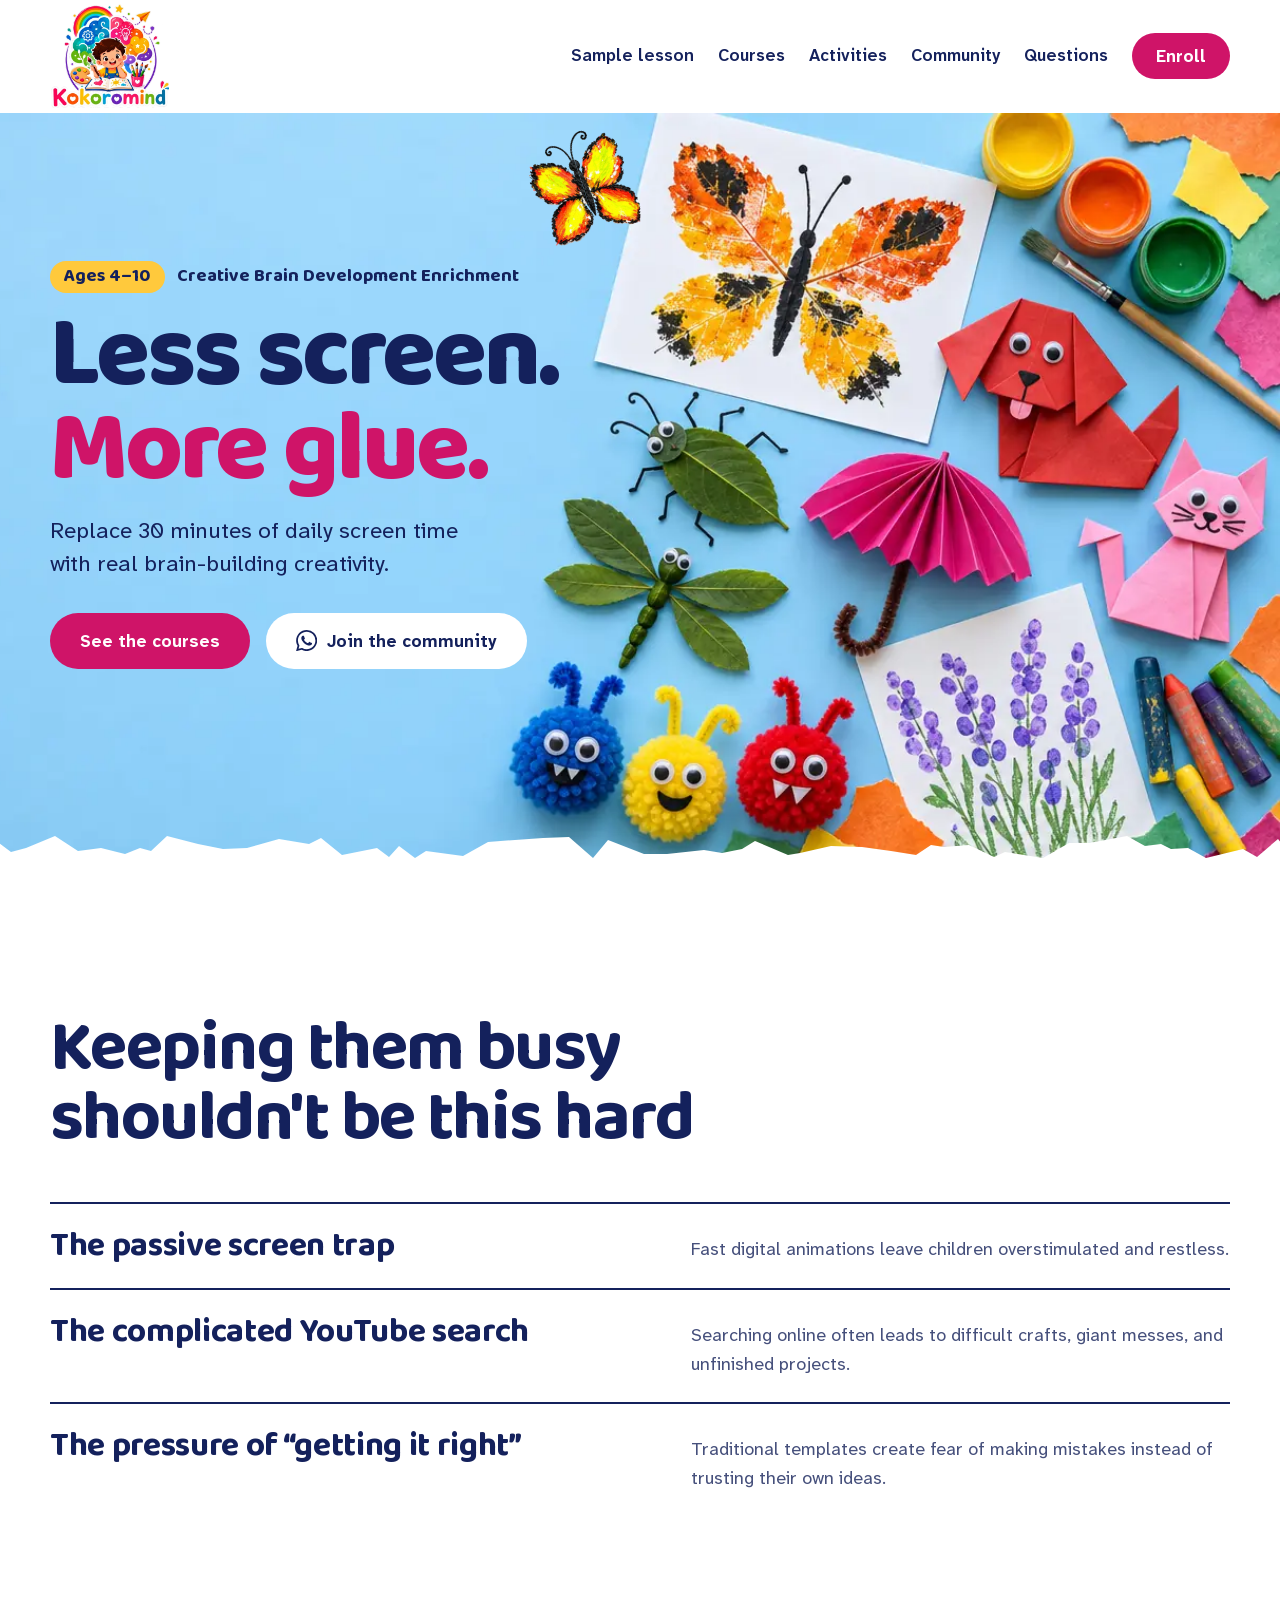
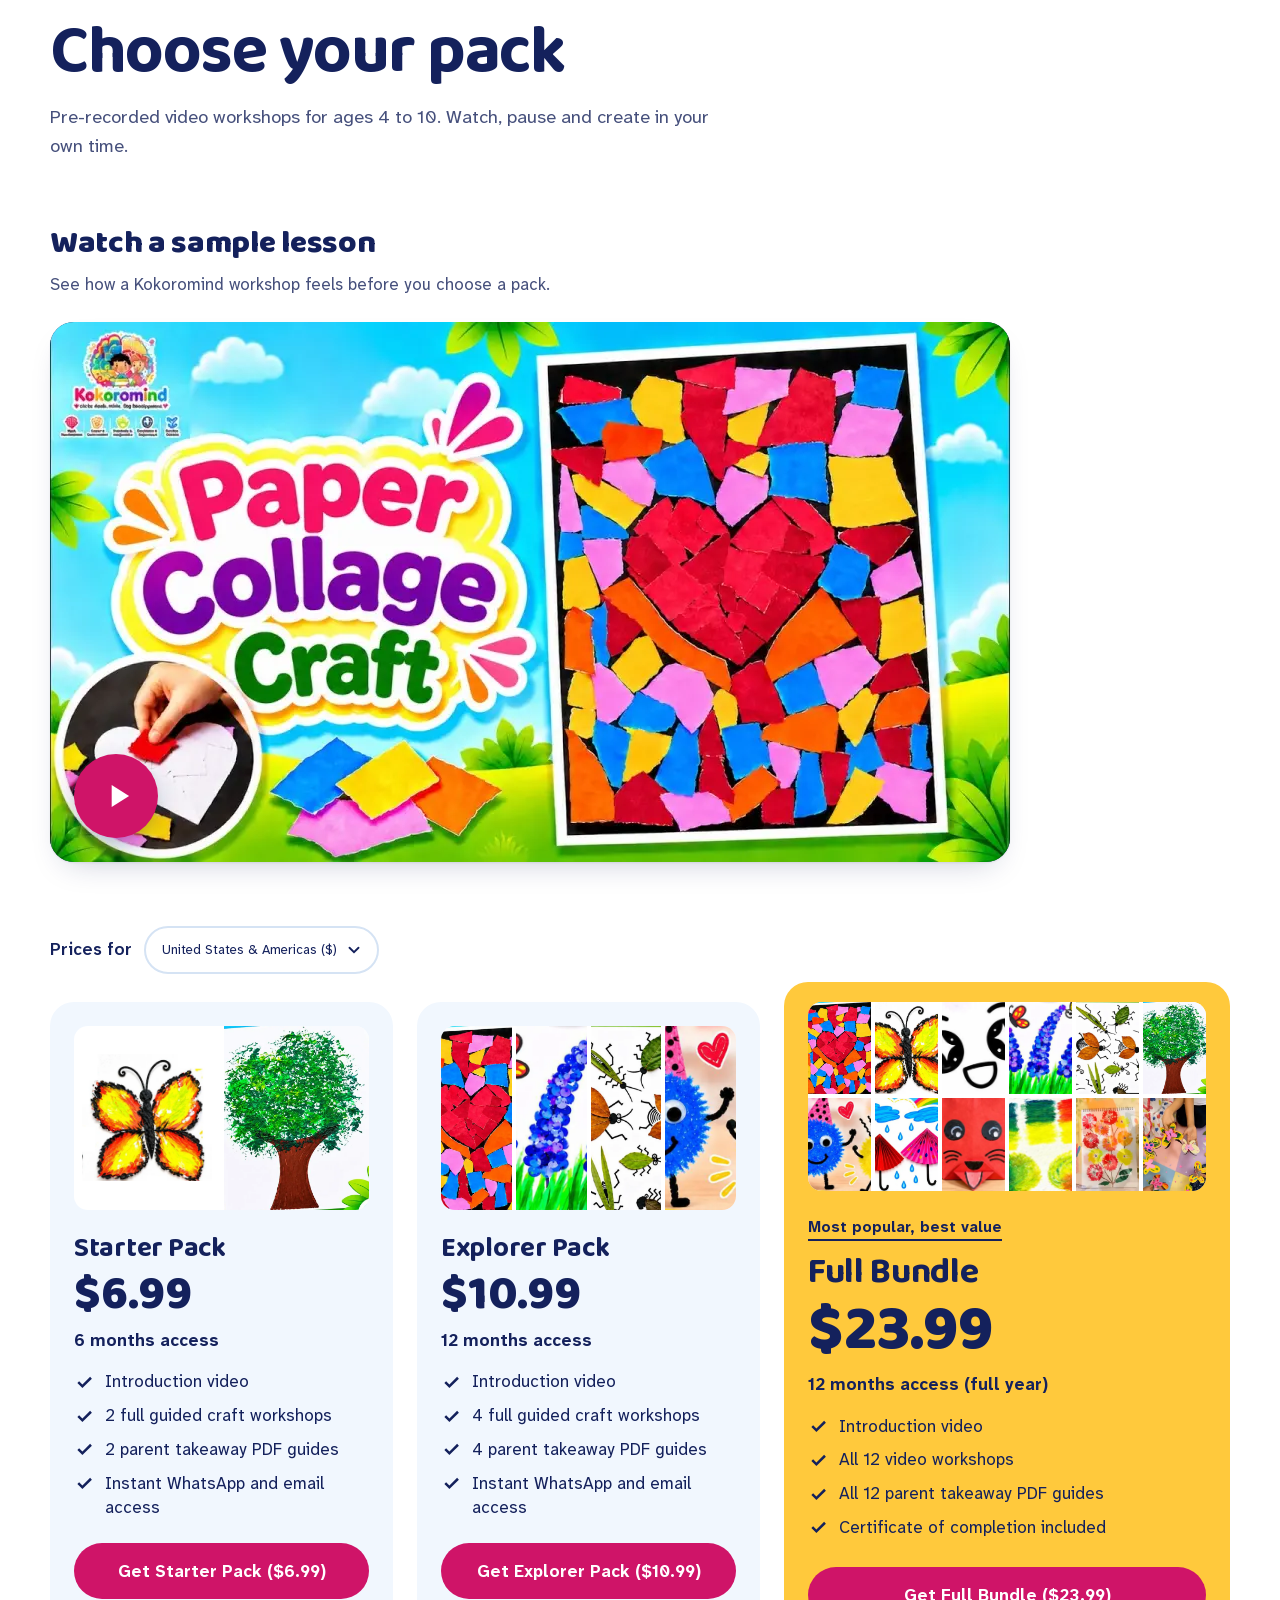
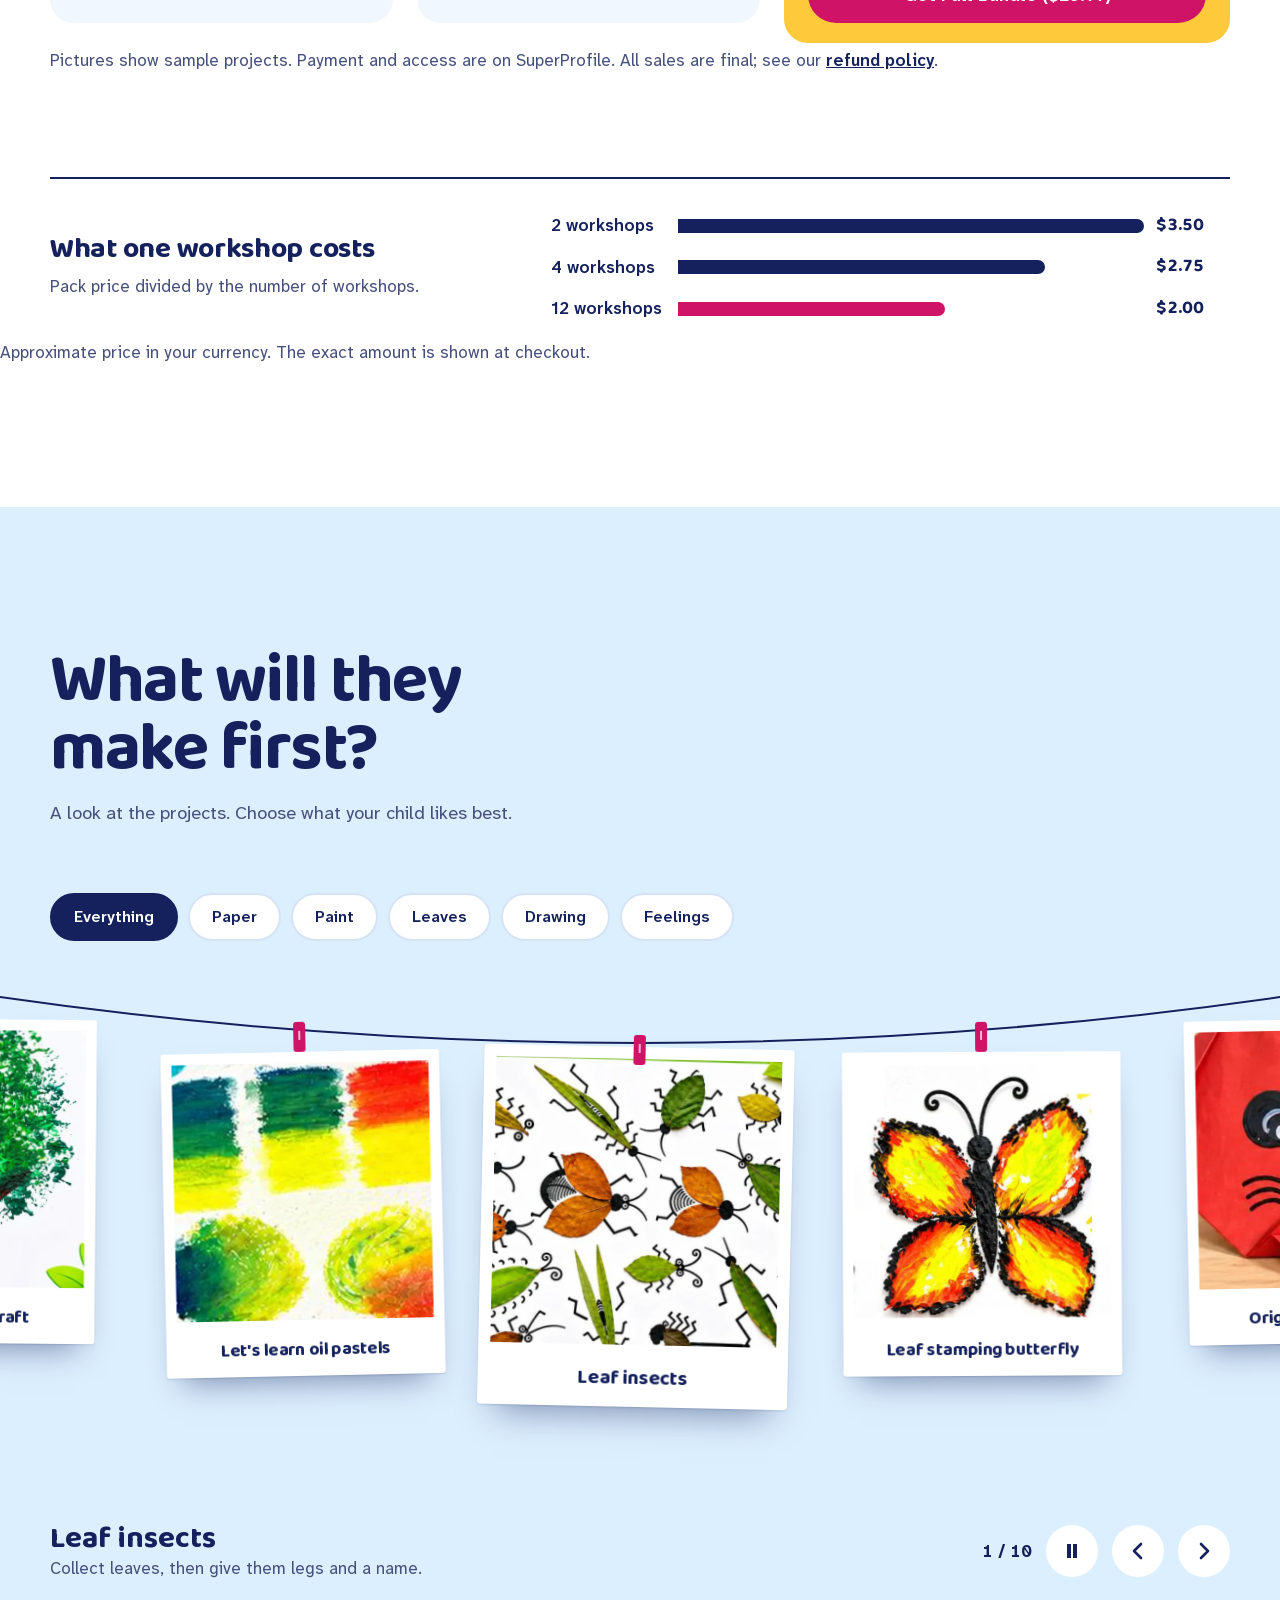
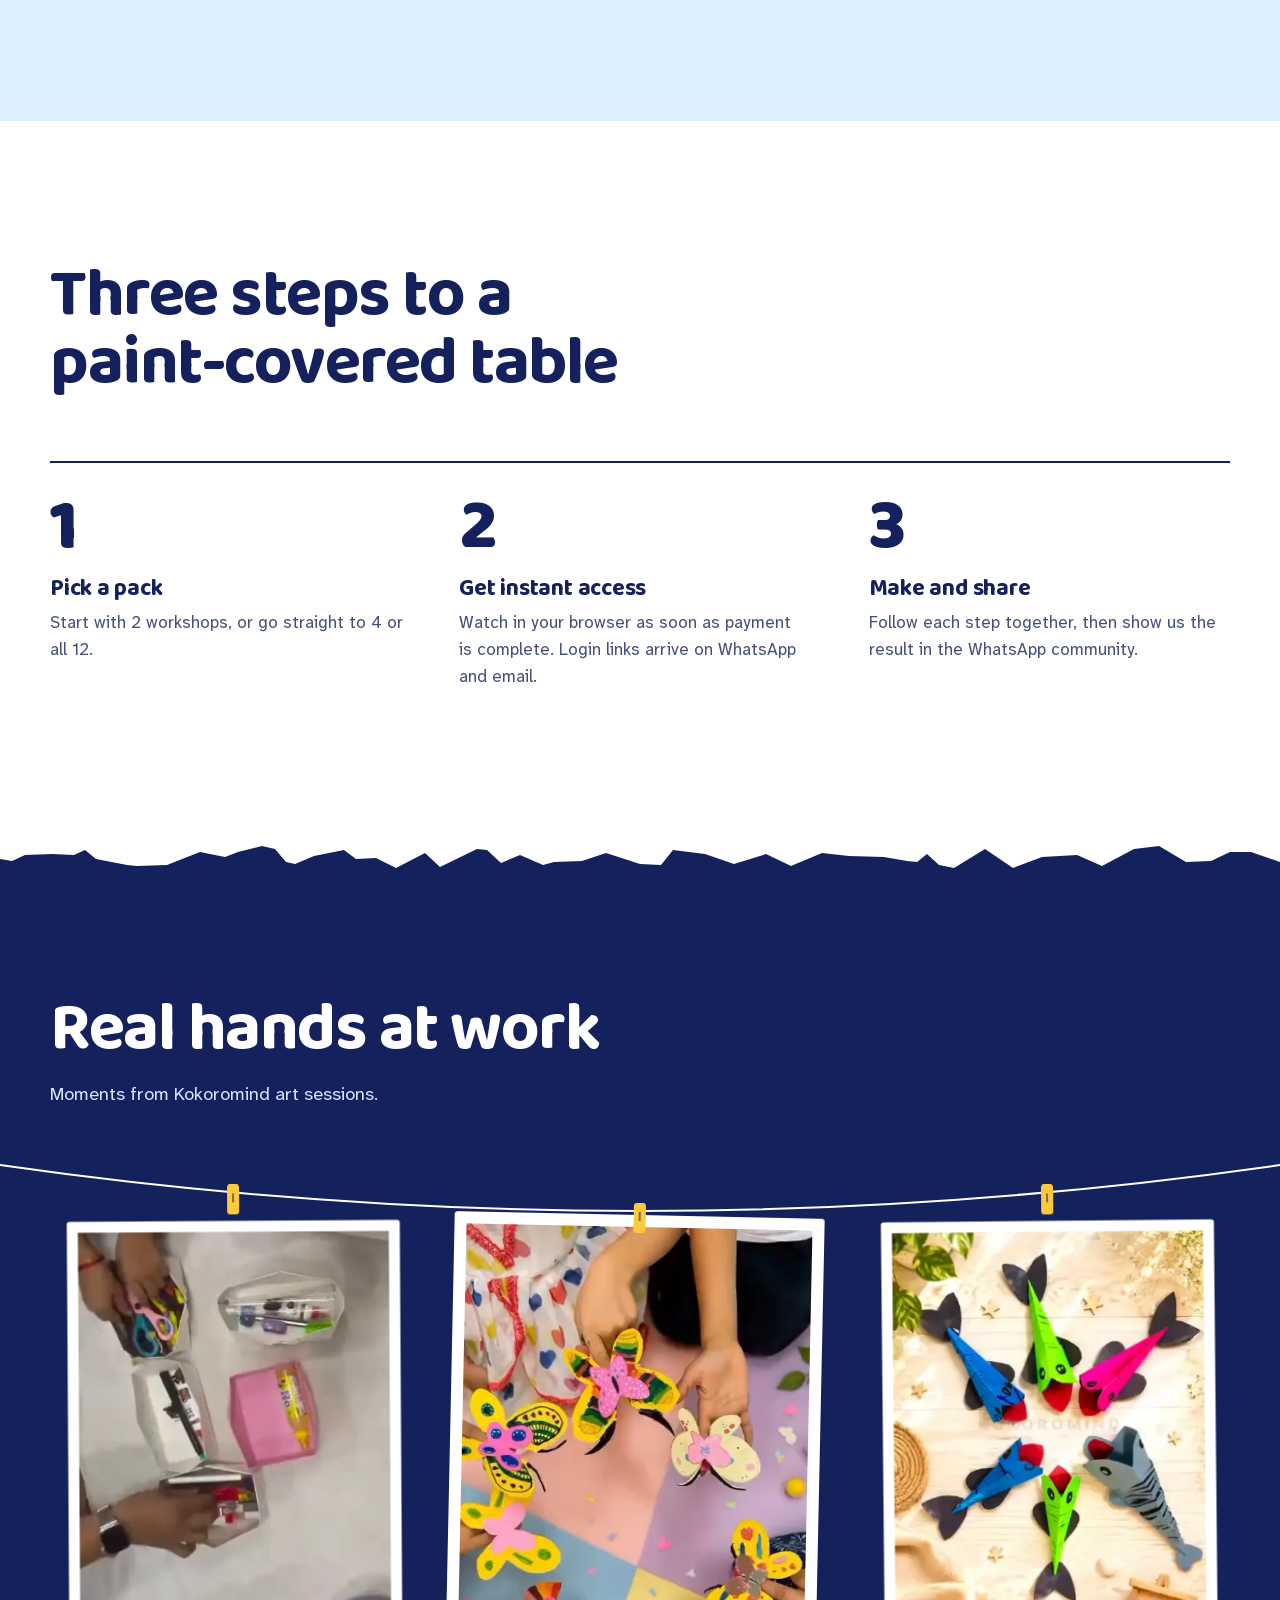
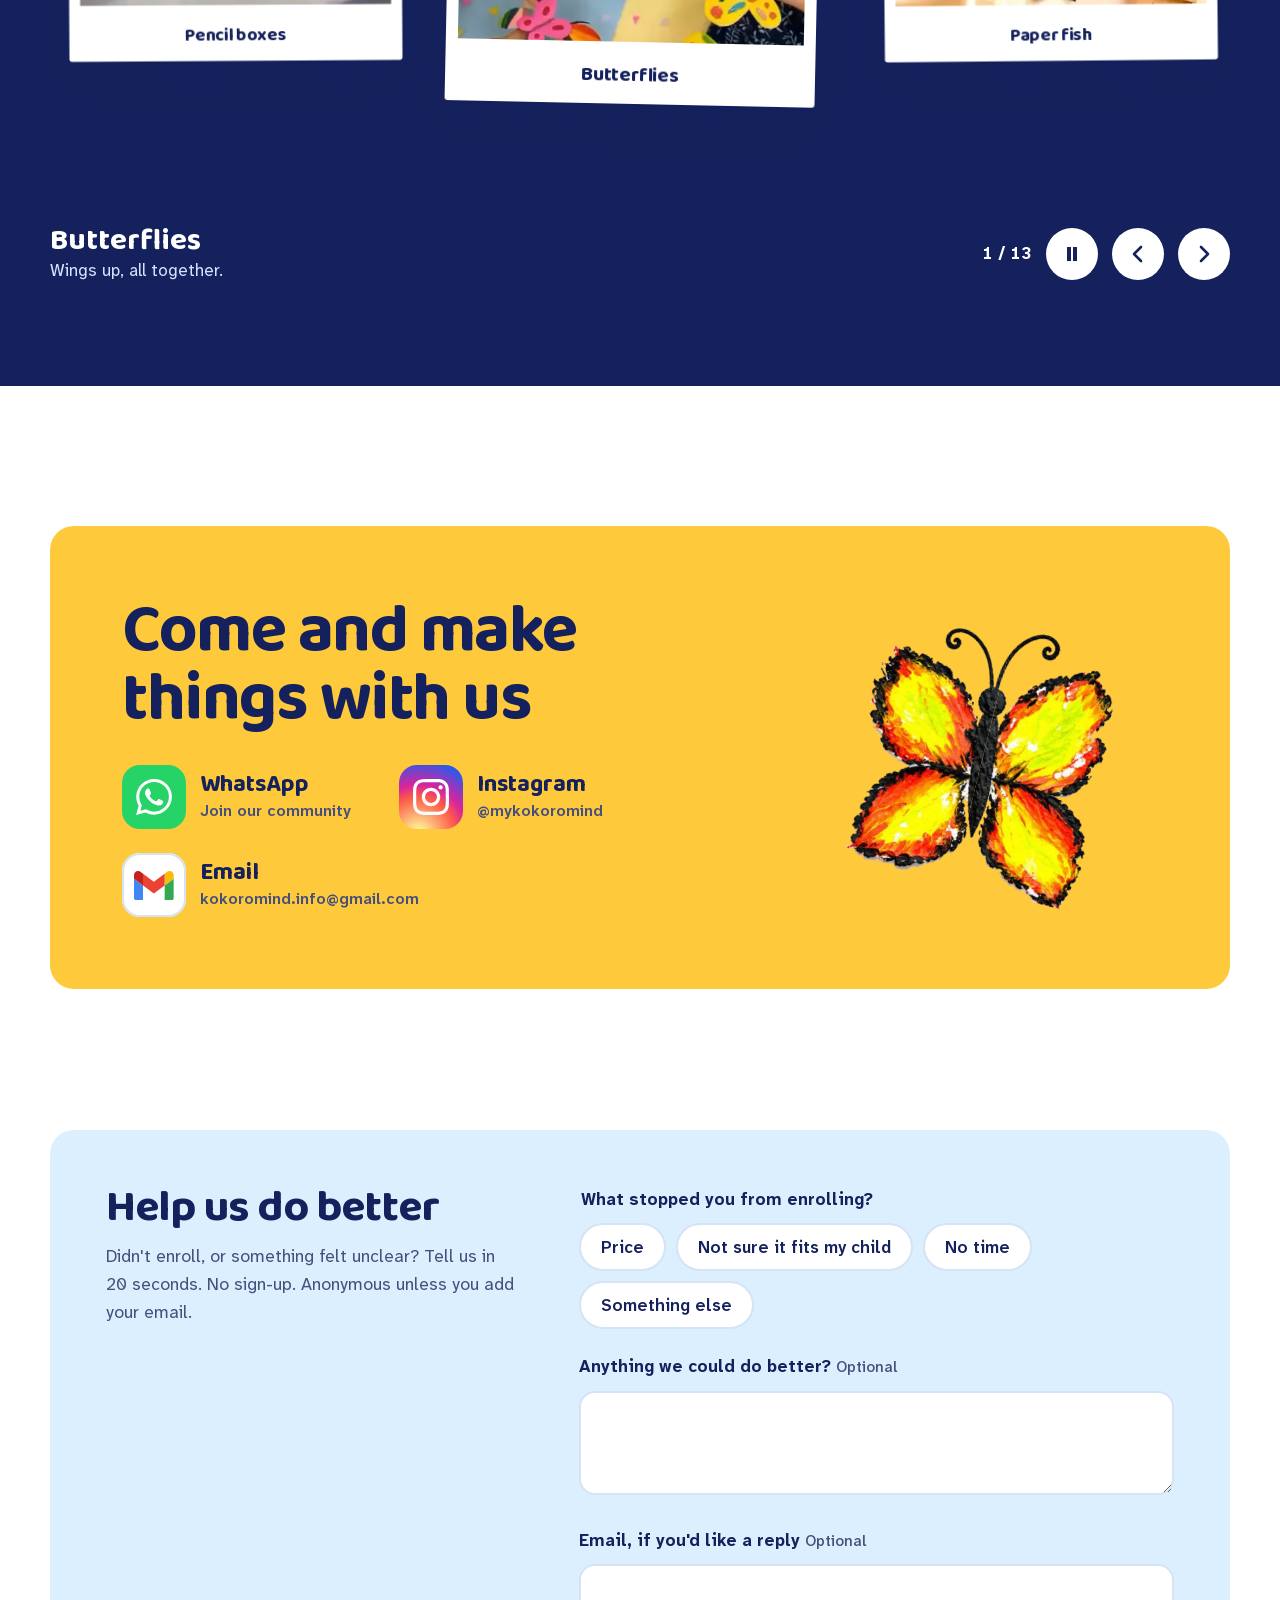
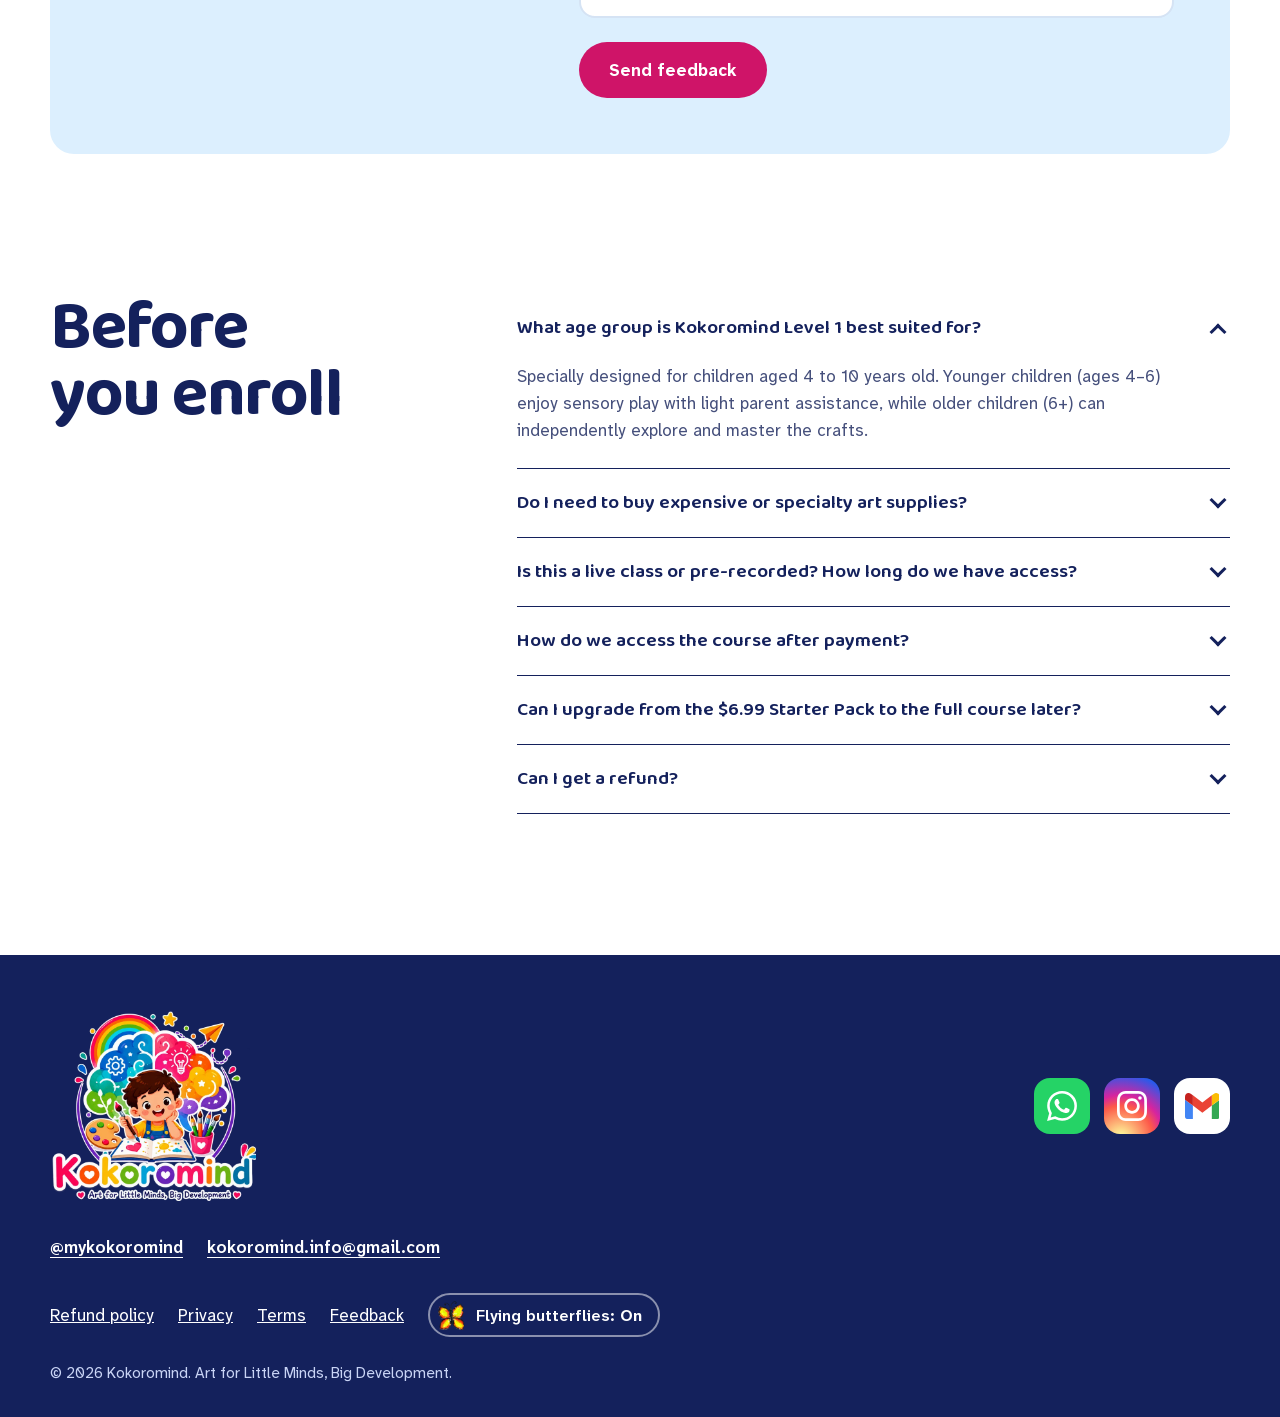
<file: index.html>
<!DOCTYPE html>
<html lang="en-IN">
<head>
<meta charset="UTF-8">
<meta name="viewport" content="width=device-width, initial-scale=1, viewport-fit=cover">
<title>Creative Brain Development Courses, Ages 4–10 | Kokoromind</title>
<meta name="description" content="Swap 30 minutes of screen time for creativity. Step-by-step video craft workshops for ages 4–10: 2 for ₹199, 4 for ₹299 or all 12 for ₹799.">
<link rel="canonical" href="https://kokoromind.in/">
<meta name="robots" content="index,follow,max-image-preview:large">
<meta name="theme-color" content="#FFFFFF">
<meta property="og:type" content="website"><meta property="og:site_name" content="Kokoromind"><meta property="og:locale" content="en_IN">
<meta property="og:title" content="Creative Brain Development Courses, Ages 4–10 | Kokoromind"><meta property="og:description" content="Swap 30 minutes of screen time for creativity. Step-by-step video craft workshops for ages 4–10: 2 for ₹199, 4 for ₹299 or all 12 for ₹799."><meta property="og:url" content="https://kokoromind.in/">
<meta property="og:image" content="https://kokoromind.in/assets/img/og-courses.jpg"><meta property="og:image:width" content="1200"><meta property="og:image:height" content="630"><meta property="og:image:alt" content="Children's art and craft projects on a blue table">
<meta name="twitter:card" content="summary_large_image">
<link rel="icon" type="image/png" href="assets/app/favicon-64.png">
<link rel="apple-touch-icon" href="/assets/app/apple-touch-icon.png">

<meta name="apple-mobile-web-app-title" content="Kokoromind">
<meta name="application-name" content="Kokoromind">

<link rel="preload" href="assets/fonts/baloo2.woff2" as="font" type="font/woff2" crossorigin>
<link rel="preload" href="assets/fonts/atkinson.woff2" as="font" type="font/woff2" crossorigin>
<link rel="preload" as="image" type="image/webp" href="assets/img/hero.webp" media="(min-width:761px)" fetchpriority="high">
<link rel="preload" as="image" type="image/webp" href="assets/img/hero-mobile.webp" media="(max-width:760px)" fetchpriority="high">
<link rel="stylesheet" href="assets/css/tokens.css?v=2"><link rel="stylesheet" href="assets/css/courses.css?v=23">
<script type="application/ld+json">{"@context": "https://schema.org", "@graph": [{"@type": "Organization", "@id": "https://kokoromind.in/#org", "name": "Kokoromind", "url": "https://kokoromind.in/", "logo": "https://kokoromind.in/assets/img/icon.png", "sameAs": ["https://www.instagram.com/mykokoromind/"], "email": "kokoromind.info@gmail.com"}, {"@type": "WebPage", "@id": "https://kokoromind.in/", "url": "https://kokoromind.in/", "name": "Art & Craft Courses for Kids", "isPartOf": {"@id": "https://kokoromind.in/#site"}, "primaryImageOfPage": "https://kokoromind.in/assets/img/og-courses.jpg"}, {"@type": "WebSite", "@id": "https://kokoromind.in/#site", "url": "https://kokoromind.in/", "name": "Kokoromind"}, {"@type": "BreadcrumbList", "itemListElement": [{"@type": "ListItem", "position": 1, "name": "Home", "item": "https://kokoromind.in/"}]}, {"@type": "ItemList", "itemListElement": [{"@type": "ListItem", "position": 1, "item": {"@type": "Course", "name": "Starter Pack: 2 video craft workshops for kids aged 4 to 10", "description": "Two guided video craft workshops and parent guides. 6 months access.", "url": "https://kokoromind.in/#courses", "inLanguage": "en", "audience": {"@type": "PeopleAudience", "suggestedMinAge": 4, "suggestedMaxAge": 10}, "about": "Creative brain development through art and craft", "provider": {"@id": "https://kokoromind.in/#org"}, "offers": {"@type": "Offer", "price": "199", "priceCurrency": "INR", "category": "Paid", "url": "https://superprofile.bio/course/kokoromind-course-1-starter"}}}, {"@type": "ListItem", "position": 2, "item": {"@type": "Course", "name": "Explorer Pack: 4 video craft workshops for kids aged 4 to 10", "description": "Four guided video craft workshops and parent guides. 12 months access.", "url": "https://kokoromind.in/#courses", "inLanguage": "en", "audience": {"@type": "PeopleAudience", "suggestedMinAge": 4, "suggestedMaxAge": 10}, "about": "Creative brain development through art and craft", "provider": {"@id": "https://kokoromind.in/#org"}, "offers": {"@type": "Offer", "price": "299", "priceCurrency": "INR", "category": "Paid", "url": "https://superprofile.bio/course/kokoromind-course-1-explorer"}}}, {"@type": "ListItem", "position": 3, "item": {"@type": "Course", "name": "Full Bundle: 12 video craft workshops for kids aged 4 to 10", "description": "Twelve guided video craft workshops, parent guides and a certificate of completion. 12 months access.", "url": "https://kokoromind.in/#courses", "inLanguage": "en", "audience": {"@type": "PeopleAudience", "suggestedMinAge": 4, "suggestedMaxAge": 10}, "about": "Creative brain development through art and craft", "provider": {"@id": "https://kokoromind.in/#org"}, "offers": {"@type": "Offer", "price": "799", "priceCurrency": "INR", "category": "Paid", "url": "https://superprofile.bio/course/kokoromind-course-1-full"}}}]}, {"@type": "FAQPage", "mainEntity": [{"@type": "Question", "name": "What age group is Kokoromind Level 1 best suited for?", "acceptedAnswer": {"@type": "Answer", "text": "Specially designed for children aged 4 to 10 years old. Younger children (ages 4–6) enjoy sensory play with light parent assistance, while older children (6+) can independently explore and master the crafts."}}, {"@type": "Question", "name": "Do I need to buy expensive or specialty art supplies?", "acceptedAnswer": {"@type": "Answer", "text": "Not at all! All activities use simple, everyday materials you already have at home, such as basic crayons, plain drawing paper, pencils, safety scissors, and fallen leaves or pebbles."}}, {"@type": "Question", "name": "Is this a live class or pre-recorded? How long do we have access?", "acceptedAnswer": {"@type": "Answer", "text": "These are pre-recorded high-definition video workshops. The Explorer Pack and Full Bundle include 12 full months of access, and the Starter Pack includes 6 months. Your child can watch, pause, rewind, and create anytime that fits your family's routine."}}, {"@type": "Question", "name": "How do we access the course after payment?", "acceptedAnswer": {"@type": "Answer", "text": "Access is instant! As soon as payment is complete, you can watch right in your browser, and direct login links are sent to your WhatsApp and email."}}, {"@type": "Question", "name": "Can I upgrade from the ₹199 Starter Pack to the full course later?", "acceptedAnswer": {"@type": "Answer", "text": "Yes! Inside your student dashboard, you can easily upgrade to unlock all remaining workshops and guides at any time."}}, {"@type": "Question", "name": "Can I get a refund?", "acceptedAnswer": {"@type": "Answer", "text": "No. Because access to the videos and guides is instant, all sales are final. If you were charged twice, or we cannot fix your access within 7 days, we will refund you. See our refund policy."}}]}]}</script>
<link rel="stylesheet" href="assets/css/butterflies.css"></head>
<body>
<a class="skip" href="#main">Skip to content</a>
<header class="top"><div class="wrap">
<a class="brand" href="./"><img class="logo-mark" src="assets/img/logo.webp?v=2" width="420" height="366" alt="Kokoromind"></a>
<nav aria-label="Main"><a href="#sample">Sample lesson</a><a href="#courses">Courses</a><a href="#activities">Activities</a><a href="#community">Community</a><a href="#faq">Questions</a></nav>
<a class="btn" href="#courses">Enroll</a>
</div></header>
<main id="main">
<section class="hero">
<div class="wrap"><div class="hero-copy">
<p class="kicker"><span class="age">Ages 4–10</span> <span class="kick-text">Creative Brain Development Enrichment</span></p>
<h1>Less screen.<br><em>More glue.</em></h1>
<p>Replace 30 minutes of daily screen time with real <span style="white-space:nowrap">brain-building</span> creativity.</p>
<div class="actions"><a class="btn" href="#courses">See the courses</a><a class="btn light" href="https://chat.whatsapp.com/Cjz5mJUXl7TEdf5YNnwVyl" target="_blank" rel="noopener"><svg class="icon" viewBox="0 0 24 24" aria-hidden="true"><path d="M17.472 14.382c-.297-.149-1.758-.867-2.03-.967-.273-.099-.471-.148-.67.15-.197.297-.767.966-.94 1.164-.173.199-.347.223-.644.075-.297-.15-1.255-.463-2.39-1.475-.883-.788-1.48-1.761-1.653-2.059-.173-.297-.018-.458.13-.606.134-.133.298-.347.446-.52.149-.174.198-.298.298-.497.099-.198.05-.371-.025-.52-.075-.149-.669-1.612-.916-2.207-.242-.579-.487-.5-.669-.51-.173-.008-.371-.01-.57-.01-.198 0-.52.074-.792.372-.272.297-1.04 1.016-1.04 2.479 0 1.462 1.065 2.875 1.213 3.074.149.198 2.096 3.2 5.077 4.487.709.306 1.262.489 1.694.625.712.227 1.36.195 1.871.118.571-.085 1.758-.719 2.006-1.413.248-.694.248-1.289.173-1.413-.074-.124-.272-.198-.57-.347m-5.421 7.403h-.004a9.87 9.87 0 01-5.031-1.378l-.361-.214-3.741.982.998-3.648-.235-.374a9.86 9.86 0 01-1.51-5.26c.001-5.45 4.436-9.884 9.888-9.884 2.64 0 5.122 1.03 6.988 2.898a9.825 9.825 0 012.893 6.994c-.003 5.45-4.437 9.884-9.885 9.884m8.413-18.297A11.815 11.815 0 0012.05 0C5.495 0 .16 5.335.157 11.892c0 2.096.547 4.142 1.588 5.945L.057 24l6.305-1.654a11.882 11.882 0 005.683 1.448h.005c6.554 0 11.89-5.335 11.893-11.893a11.821 11.821 0 00-3.48-8.413Z"/></svg>Join the community</a></div>
</div></div>
<div class="hero-art"><picture><source media="(max-width:760px)" srcset="assets/img/hero-mobile.webp" width="740" height="720"><img src="assets/img/hero.webp" width="1280" height="720" alt="Paper butterfly, origami dog and cat, leaf insects, pom-pom monsters and lavender painting on a blue table" fetchpriority="high"></picture></div>
<div class="flutter" aria-hidden="true"><span class="wing l"></span><span class="wing r"></span></div>
<svg class="torn" viewBox="0 0 1440 46" preserveAspectRatio="xMidYMax slice" aria-hidden="true"><path d="M0,46 L0,15 L20,20 L33,14 L64,9 L75,12 L91,24 L106,20 L135,8 L158,23 L181,20 L205,26 L220,20 L231,23 L247,8 L278,16 L303,21 L327,20 L359,11 L389,16 L401,10 L422,27 L457,20 L469,29 L479,18 L495,30 L506,23 L543,28 L568,14 L595,12 L623,10 L649,9 L673,30 L688,12 L724,26 L747,26 L784,22 L802,25 L822,21 L835,13 L868,27 L880,25 L911,18 L942,19 L971,23 L996,27 L1011,17 L1024,19 L1049,17 L1074,29 L1085,24 L1123,30 L1149,15 L1169,15 L1207,8 L1225,18 L1241,16 L1251,21 L1268,20 L1286,30 L1323,21 L1337,29 L1358,11 L1372,29 L1408,8 L1423,13 L1440,18 L1440,46 Z"/></svg>
</section>
<section class="section why"><div class="wrap">
<h2>Keeping them busy shouldn't be this hard</h2>
<ul class="traps"><li><h3>The passive screen trap</h3><p>Fast digital animations leave children overstimulated and restless.</p></li>
<li><h3>The complicated YouTube search</h3><p>Searching online often leads to difficult crafts, giant messes, and unfinished projects.</p></li>
<li><h3>The pressure of “getting it right”</h3><p>Traditional templates create fear of making mistakes instead of trusting their own ideas.</p></li></ul>
</div></section>
<section class="section" id="courses"><div class="wrap">
<div class="intro"><h2>Choose your pack</h2><p>Pre-recorded video workshops for ages 4 to 10. Watch, pause and create in your own time.</p></div><div class="sample" id="sample"><h3>Watch a sample lesson</h3><p>See how a Kokoromind workshop feels before you choose a pack.</p><div class="yt"><a class="yt-play" href="https://youtu.be/5gI3PZY1ZVE" target="_blank" rel="noopener" data-id="5gI3PZY1ZVE" aria-label="Play the sample lesson video"><img src="assets/img/sample-lesson.webp" width="960" height="540" loading="lazy" alt="Sample lesson from Kokoromind Level 1"><span class="yt-btn" aria-hidden="true"><svg viewBox="0 0 24 24"><path d="M8 5v14l11-7z"/></svg></span></a></div></div><div class="region" hidden><label for="region">Prices for</label><select id="region"></select></div>
<div class="courses"><article class="course t1 place" id="pack-2" style="--i:0;--tilt:-2deg">
<div class="pile p2" aria-hidden="true"><img src="assets/img/butterfly.webp" width="600" height="588" alt="" loading="lazy" decoding="async"><img src="assets/img/tree.webp" width="560" height="698" alt="" loading="lazy" decoding="async"></div>
<div class="cbody"><h3>Starter Pack</h3>
<p class="price"><span class="amt"><span class="money" data-p="s"><span class="rs">₹</span>199</span></span><span class="was" data-india-only><s><span class="sr">Regular price </span><span class="money" data-p="ws"><span class="rs">₹</span>299</span></s> <b>33% off</b></span></p>
<p class="access">6 months access</p>
<ul class="inc"><li><svg class="icon" viewBox="0 0 24 24" aria-hidden="true"><path d="M9.500 18.200 3.800 12.500l2-2 3.700 3.700 8.700-8.700 2 2z"/></svg>Introduction video</li><li><svg class="icon" viewBox="0 0 24 24" aria-hidden="true"><path d="M9.500 18.200 3.800 12.500l2-2 3.700 3.700 8.700-8.700 2 2z"/></svg>2 full guided craft workshops</li><li><svg class="icon" viewBox="0 0 24 24" aria-hidden="true"><path d="M9.500 18.200 3.800 12.500l2-2 3.700 3.700 8.700-8.700 2 2z"/></svg>2 parent takeaway PDF guides</li><li><svg class="icon" viewBox="0 0 24 24" aria-hidden="true"><path d="M9.500 18.200 3.800 12.500l2-2 3.700 3.700 8.700-8.700 2 2z"/></svg>Instant WhatsApp and email access</li></ul>
<!-- ENROLL LINK: Starter Pack (199) -->
<a class="btn" data-course="199" href="https://superprofile.bio/course/kokoromind-course-1-starter" target="_blank" rel="noopener"><span>Get Starter Pack (<span class="money" data-p="s"><span class="rs">₹</span>199</span>)</span><span class="sr">, opens SuperProfile</span></a></div>
</article><article class="course t2 place" id="pack-4" style="--i:1;--tilt:1.5deg">
<div class="pile p4" aria-hidden="true"><img src="assets/img/collage.webp" width="560" height="702" alt="" loading="lazy" decoding="async"><img src="assets/img/lavender.webp" width="720" height="402" alt="" loading="lazy" decoding="async"><img src="assets/img/insects.webp" width="720" height="584" alt="" loading="lazy" decoding="async"><img src="assets/img/monsters.webp" width="640" height="474" alt="" loading="lazy" decoding="async"></div>
<div class="cbody"><h3>Explorer Pack</h3>
<p class="price"><span class="amt"><span class="money" data-p="e"><span class="rs">₹</span>299</span></span><span class="was" data-india-only><s><span class="sr">Regular price </span><span class="money" data-p="we"><span class="rs">₹</span>499</span></s> <b>40% off</b></span></p>
<p class="access">12 months access</p>
<ul class="inc"><li><svg class="icon" viewBox="0 0 24 24" aria-hidden="true"><path d="M9.500 18.200 3.800 12.500l2-2 3.700 3.700 8.700-8.700 2 2z"/></svg>Introduction video</li><li><svg class="icon" viewBox="0 0 24 24" aria-hidden="true"><path d="M9.500 18.200 3.800 12.500l2-2 3.700 3.700 8.700-8.700 2 2z"/></svg>4 full guided craft workshops</li><li><svg class="icon" viewBox="0 0 24 24" aria-hidden="true"><path d="M9.500 18.200 3.800 12.500l2-2 3.700 3.700 8.700-8.700 2 2z"/></svg>4 parent takeaway PDF guides</li><li><svg class="icon" viewBox="0 0 24 24" aria-hidden="true"><path d="M9.500 18.200 3.800 12.500l2-2 3.700 3.700 8.700-8.700 2 2z"/></svg>Instant WhatsApp and email access</li></ul>
<!-- ENROLL LINK: Explorer Pack (299) -->
<a class="btn" data-course="299" href="https://superprofile.bio/course/kokoromind-course-1-explorer" target="_blank" rel="noopener"><span>Get Explorer Pack (<span class="money" data-p="e"><span class="rs">₹</span>299</span>)</span><span class="sr">, opens SuperProfile</span></a></div>
</article><article class="course t3 big place" id="pack-12" style="--i:2;--tilt:-1deg">
<div class="pile-box"><div class="pile p12" aria-hidden="true"><img src="assets/img/collage.webp" width="560" height="702" alt="" loading="lazy" decoding="async"><img src="assets/img/butterfly.webp" width="600" height="588" alt="" loading="lazy" decoding="async"><img src="assets/img/eyes.webp" width="560" height="422" alt="" loading="lazy" decoding="async"><img src="assets/img/lavender.webp" width="720" height="402" alt="" loading="lazy" decoding="async"><img src="assets/img/insects.webp" width="720" height="584" alt="" loading="lazy" decoding="async"><img src="assets/img/tree.webp" width="560" height="698" alt="" loading="lazy" decoding="async"><img src="assets/img/monsters.webp" width="640" height="474" alt="" loading="lazy" decoding="async"><img src="assets/img/umbrella.webp" width="720" height="576" alt="" loading="lazy" decoding="async"><img src="assets/img/origami.webp" width="720" height="400" alt="" loading="lazy" decoding="async"><img src="assets/img/pastels.webp" width="480" height="372" alt="" loading="lazy" decoding="async"><img src="assets/img/poster-flowers.webp" width="480" height="640" alt="" loading="lazy" decoding="async"><img src="assets/img/poster-butterflies.webp" width="480" height="640" alt="" loading="lazy" decoding="async"></div></div>
<div class="cbody"><p class="tag">Most popular, best value</p><h3>Full Bundle</h3>
<p class="price"><span class="amt"><span class="money" data-p="f"><span class="rs">₹</span>799</span></span><span class="was" data-india-only><s><span class="sr">Regular price </span><span class="money" data-p="w"><span class="rs">₹</span>1,500</span></s> <b>47% off</b></span></p>
<p class="access">12 months access (full year)</p>
<ul class="inc"><li><svg class="icon" viewBox="0 0 24 24" aria-hidden="true"><path d="M9.500 18.200 3.800 12.500l2-2 3.700 3.700 8.700-8.700 2 2z"/></svg>Introduction video</li><li><svg class="icon" viewBox="0 0 24 24" aria-hidden="true"><path d="M9.500 18.200 3.800 12.500l2-2 3.700 3.700 8.700-8.700 2 2z"/></svg>All 12 video workshops</li><li><svg class="icon" viewBox="0 0 24 24" aria-hidden="true"><path d="M9.500 18.200 3.800 12.500l2-2 3.700 3.700 8.700-8.700 2 2z"/></svg>All 12 parent takeaway PDF guides</li><li><svg class="icon" viewBox="0 0 24 24" aria-hidden="true"><path d="M9.500 18.200 3.800 12.500l2-2 3.700 3.700 8.700-8.700 2 2z"/></svg>Certificate of completion included</li></ul>
<!-- ENROLL LINK: Full Bundle (799) -->
<a class="btn" data-course="799" href="https://superprofile.bio/course/kokoromind-course-1-full" target="_blank" rel="noopener"><span>Get Full Bundle (<span class="money" data-p="f"><span class="rs">₹</span>799</span>)</span><span class="sr">, opens SuperProfile</span></a></div>
</article></div>
<p class="note">Pictures show sample projects. Payment and access are on SuperProfile. All sales are final; see our <a href="policies/#refund">refund policy</a>.</p>
<div class="value rv"><div><h3>What one workshop costs</h3><p>Pack price divided by the number of workshops.</p></div><dl class="bars"><div style="--i:0"><dt>2 workshops</dt><dd class="track"><span class="bar" data-p="s" style="--w:100%;--c:var(--ink)"></span></dd><dd><span class="money" data-p="s" data-div="2"><span class="rs">₹</span>99.50</span></dd></div><div style="--i:1"><dt>4 workshops</dt><dd class="track"><span class="bar" data-p="e" style="--w:75.1%;--c:var(--ink)"></span></dd><dd><span class="money" data-p="e" data-div="4"><span class="rs">₹</span>74.75</span></dd></div><div style="--i:2"><dt>12 workshops</dt><dd class="track"><span class="bar" data-p="f" style="--w:66.9%;--c:var(--pink)"></span></dd><dd><span class="money" data-p="f" data-div="12"><span class="rs">₹</span>66.58</span></dd></div></dl></div>
</div><p class="fx-note" hidden>Approximate price in your currency. The exact amount is shown at checkout.</p></section>
<section class="section make" id="activities"><div class="wrap">
<div class="intro"><h2>What will they make first?</h2><p>A look at the projects. Choose what your child likes best.</p></div>
<div class="filters" role="group" aria-label="Filter activities"><button data-f="all" aria-pressed="true">Everything</button><button data-f="paper" aria-pressed="false">Paper</button><button data-f="paint" aria-pressed="false">Paint</button><button data-f="nature" aria-pressed="false">Leaves</button><button data-f="drawing" aria-pressed="false">Drawing</button><button data-f="feelings" aria-pressed="false">Feelings</button></div>
<p class="sr" id="filter-status" role="status"></p>
</div>
<!-- Settings: data-autoplay = ms per print, data-speed = spring stiffness, data-sag = string sag in px, data-swing = 0 to hold prints still -->
<div class="pl-root" role="region" aria-roledescription="carousel" aria-label="Activities" data-autoplay="5000" data-speed="90" data-sag="46" data-swing="1" data-card="310">
<svg class="pl-string" aria-hidden="true"><path fill="none" stroke="#14215C" stroke-width="2" stroke-linecap="round"/></svg>
<ul class="pl-list"><li class="pl-card" data-k="nature drawing" data-title="Leaf insects" data-sub="Collect leaves, then give them legs and a name."><div class="pl-print"><div class="pl-shot"><img src="assets/img/insects.webp" width="720" height="584" alt="Insects made from real leaves with drawn legs" loading="lazy" decoding="async"></div><h3 class="pl-note">Leaf insects</h3></div><span class="pl-peg" aria-hidden="true"></span></li>
<li class="pl-card" data-k="nature paint" data-title="Leaf stamping butterfly" data-sub="Paint a leaf, press it down, watch wings appear."><div class="pl-print"><div class="pl-shot"><img src="assets/img/butterfly.webp" width="600" height="588" alt="Butterfly with wings stamped from painted leaves" loading="lazy" decoding="async"></div><h3 class="pl-note">Leaf stamping butterfly</h3></div><span class="pl-peg" aria-hidden="true"></span></li>
<li class="pl-card" data-k="paper" data-title="Origami dog and cat" data-sub="A few folds and two eyes make a pet."><div class="pl-print"><div class="pl-shot"><img src="assets/img/origami.webp" width="720" height="400" alt="Red origami dog with drawn eyes and whiskers" loading="lazy" decoding="async"></div><h3 class="pl-note">Origami dog and cat</h3></div><span class="pl-peg" aria-hidden="true"></span></li>
<li class="pl-card" data-k="feelings" data-title="Emotions monster" data-sub="Fuzzy friends for happy, sad and everything between."><div class="pl-print"><div class="pl-shot"><img src="assets/img/monsters.webp" width="640" height="474" alt="Blue and yellow fuzzy monsters with smiling faces" loading="lazy" decoding="async"></div><h3 class="pl-note">Emotions monster</h3></div><span class="pl-peg" aria-hidden="true"></span></li>
<li class="pl-card" data-k="paper" data-title="Paper collage craft" data-sub="Tear, place, stick. Scraps become a picture."><div class="pl-print"><div class="pl-shot"><img src="assets/img/collage.webp" width="560" height="702" alt="Torn paper collage with a red heart in the centre" loading="lazy" decoding="async"></div><h3 class="pl-note">Paper collage craft</h3></div><span class="pl-peg" aria-hidden="true"></span></li>
<li class="pl-card" data-k="paint" data-title="Lavender finger painting" data-sub="Fingerprints bloom into a whole field."><div class="pl-print"><div class="pl-shot"><img src="assets/img/lavender.webp" width="720" height="402" alt="Lavender flowers painted with fingerprints" loading="lazy" decoding="async"></div><h3 class="pl-note">Lavender finger painting</h3></div><span class="pl-peg" aria-hidden="true"></span></li>
<li class="pl-card" data-k="drawing feelings" data-title="How to draw eyes" data-sub="One small line changes the whole mood."><div class="pl-print"><div class="pl-shot"><img src="assets/img/eyes.webp" width="560" height="422" alt="Cartoon face with starry eyes" loading="lazy" decoding="async"></div><h3 class="pl-note">How to draw eyes</h3></div><span class="pl-peg" aria-hidden="true"></span></li>
<li class="pl-card" data-k="paper" data-title="Rain umbrella craft" data-sub="Pleat the paper and open it up for a rainy day."><div class="pl-print"><div class="pl-shot"><img src="assets/img/umbrella.webp" width="720" height="576" alt="Two pleated paper umbrellas in drawn rain" loading="lazy" decoding="async"></div><h3 class="pl-note">Rain umbrella craft</h3></div><span class="pl-peg" aria-hidden="true"></span></li>
<li class="pl-card" data-k="paint" data-title="Dabbing tree craft" data-sub="Scrunched foil makes very good leaves."><div class="pl-print"><div class="pl-shot"><img src="assets/img/tree.webp" width="560" height="698" alt="Tree with a canopy of dabbed green paint" loading="lazy" decoding="async"></div><h3 class="pl-note">Dabbing tree craft</h3></div><span class="pl-peg" aria-hidden="true"></span></li>
<li class="pl-card" data-k="drawing" data-title="Let's learn oil pastels" data-sub="Holding, lines, blending and colour mixing."><div class="pl-print"><div class="pl-shot"><img src="assets/img/pastels.webp" width="480" height="372" alt="Oil pastel colour blends in green, yellow and red" loading="lazy" decoding="async"></div><h3 class="pl-note">Let's learn oil pastels</h3></div><span class="pl-peg" aria-hidden="true"></span></li>
</ul>
<div class="pl-bar" hidden><div class="pl-cap" aria-hidden="true"><b class="pl-title"></b><span class="pl-sub"></span></div><span class="pl-count" aria-hidden="true"></span>
<button type="button" class="pl-btn" data-do="pause" aria-label="Pause slideshow"><svg viewBox="0 0 24 24" aria-hidden="true"><path class="pa" d="M7 5h4v14H7zM13 5h4v14h-4z"/><path class="pl" d="M8 5v14l11-7z"/></svg></button><button type="button" class="pl-btn" data-do="prev" aria-label="Previous activity"><svg viewBox="0 0 24 24" aria-hidden="true"><path class="st" d="m15 5-7 7 7 7"/></svg></button><button type="button" class="pl-btn" data-do="next" aria-label="Next activity"><svg viewBox="0 0 24 24" aria-hidden="true"><path class="st" d="m9 5 7 7-7 7"/></svg></button></div><p class="sr pl-live" aria-live="polite"></p></div>
<div class="wrap">
</div></section>
<section class="section"><div class="wrap">
<div class="intro"><h2>Three steps to a paint-covered table</h2></div>
<ol class="steps"><li><h3>Pick a pack</h3><p>Start with 2 workshops, or go straight to 4 or all 12.</p></li><li><h3>Get instant access</h3><p>Watch in your browser as soon as payment is complete. Login links arrive on WhatsApp and email.</p></li><li><h3>Make and share</h3><p>Follow each step together, then show us the result in the WhatsApp community.</p></li></ol>
</div></section>
<section class="section studio"><svg class="torn" viewBox="0 0 1440 46" preserveAspectRatio="xMidYMax slice" aria-hidden="true"><path d="M0,46 L0,11 L9,20 L28,13 L55,21 L92,15 L105,21 L132,22 L154,21 L165,26 L176,17 L207,11 L217,10 L247,11 L280,24 L305,19 L318,24 L342,30 L355,27 L366,14 L375,12 L394,20 L424,26 L436,17 L456,18 L476,8 L505,23 L520,9 L557,27 L567,26 L581,13 L600,21 L623,11 L634,14 L662,15 L686,23 L720,12 L741,11 L753,26 L785,22 L814,12 L846,22 L871,10 L902,23 L929,20 L964,19 L987,15 L997,14 L1007,22 L1019,11 L1034,8 L1065,27 L1093,8 L1122,19 L1157,21 L1182,10 L1214,27 L1239,30 L1266,14 L1291,15 L1310,24 L1331,24 L1360,14 L1369,17 L1397,17 L1435,10 L1440,18 L1440,46 Z"/></svg><div class="wrap">
<div class="intro"><h2>Real hands at work</h2><p>Moments from Kokoromind art sessions.</p></div>
</div>
<div class="pl-root" role="region" aria-roledescription="carousel" aria-label="Videos" data-autoplay="5000" data-speed="90" data-sag="46" data-swing="1" data-card="370" data-ratio="1.2">
<svg class="pl-string" aria-hidden="true"><path fill="none" stroke="#fff" stroke-width="2" stroke-linecap="round"/></svg>
<ul class="pl-list"><li class="pl-card" data-k="" data-title="Butterflies" data-sub="Wings up, all together."><div class="pl-print"><div class="pl-shot"><video muted loop playsinline preload="none" width="480" height="640" poster="assets/img/poster-butterflies.webp" data-src="assets/video/butterflies.mp4" aria-label="Hands holding handmade paper butterflies"></video></div><h3 class="pl-note">Butterflies</h3></div><span class="pl-peg" aria-hidden="true"></span></li>
<li class="pl-card" data-k="" data-title="Paper fish" data-sub="Fold, curl and glue."><div class="pl-print"><div class="pl-shot"><video muted loop playsinline preload="none" width="480" height="640" poster="assets/img/poster-fish.webp" data-src="assets/video/fish.mp4" aria-label="Colourful paper fish arranged on a table"></video></div><h3 class="pl-note">Paper fish</h3></div><span class="pl-peg" aria-hidden="true"></span></li>
<li class="pl-card" data-k="" data-title="Dabbed tree" data-sub="Scrunch, dip, dab."><div class="pl-print"><div class="pl-shot"><video muted loop playsinline preload="none" width="480" height="640" poster="assets/img/poster-tree.webp" data-src="assets/video/tree.mp4" aria-label="A hand dabbing green paint onto a tree painting"></video></div><h3 class="pl-note">Dabbed tree</h3></div><span class="pl-peg" aria-hidden="true"></span></li>
<li class="pl-card" data-k="" data-title="Painted leaves" data-sub="One dab after another."><div class="pl-print"><div class="pl-shot"><video muted loop playsinline preload="none" width="480" height="640" poster="assets/img/poster-greens.webp" data-src="assets/video/greens.mp4" aria-label="A hand dabbing green paint onto paper"></video></div><h3 class="pl-note">Painted leaves</h3></div><span class="pl-peg" aria-hidden="true"></span></li>
<li class="pl-card" data-k="" data-title="Flower prints" data-sub="A sketchbook in bloom."><div class="pl-print"><div class="pl-shot"><video muted loop playsinline preload="none" width="480" height="640" poster="assets/img/poster-flowers.webp" data-src="assets/video/flowers.mp4" aria-label="Paintings of red, yellow and pink flowers"></video></div><h3 class="pl-note">Flower prints</h3></div><span class="pl-peg" aria-hidden="true"></span></li>
<li class="pl-card" data-k="" data-title="Paper pouches" data-sub="Made to be used."><div class="pl-print"><div class="pl-shot"><video muted loop playsinline preload="none" width="480" height="640" poster="assets/img/poster-pouches.webp" data-src="assets/video/pouches.mp4" aria-label="Paper pencil pouches with drawn faces"></video></div><h3 class="pl-note">Paper pouches</h3></div><span class="pl-peg" aria-hidden="true"></span></li>
<li class="pl-card" data-k="" data-title="Origami circle" data-sub="Everyone made one."><div class="pl-print"><div class="pl-shot"><video muted loop playsinline preload="none" width="480" height="640" poster="assets/img/poster-origami.webp" data-src="assets/video/origami.mp4" aria-label="A circle of colourful origami made by children"></video></div><h3 class="pl-note">Origami circle</h3></div><span class="pl-peg" aria-hidden="true"></span></li>
<li class="pl-card" data-k="" data-title="Flower stamping" data-sub="A new way to make petals."><div class="pl-print"><div class="pl-shot"><video muted loop playsinline preload="none" width="480" height="640" poster="assets/img/poster-printing.webp" data-src="assets/video/printing.mp4" aria-label="A hand stamping a pink flower onto paper"></video></div><h3 class="pl-note">Flower stamping</h3></div><span class="pl-peg" aria-hidden="true"></span></li>
<li class="pl-card" data-k="" data-title="Drawing the details" data-sub="One line at a time."><div class="pl-print"><div class="pl-shot"><video muted loop playsinline preload="none" width="480" height="640" poster="assets/img/poster-draw.webp" data-src="assets/video/draw.mp4" aria-label="Hands drawing a face on folded paper"></video></div><h3 class="pl-note">Drawing the details</h3></div><span class="pl-peg" aria-hidden="true"></span></li>
<li class="pl-card" data-k="" data-title="Box making" data-sub="Watch it pop open."><div class="pl-print"><div class="pl-shot"><video muted loop playsinline preload="none" width="480" height="640" poster="assets/img/poster-boxfold.webp" data-src="assets/video/boxfold.mp4" aria-label="Hands opening a folded paper box"></video></div><h3 class="pl-note">Box making</h3></div><span class="pl-peg" aria-hidden="true"></span></li>
<li class="pl-card" data-k="" data-title="Fold by fold" data-sub="From a flat sheet to a box."><div class="pl-print"><div class="pl-shot"><video muted loop playsinline preload="none" width="480" height="640" poster="assets/img/poster-fold.webp" data-src="assets/video/fold.mp4" aria-label="Hands folding white paper"></video></div><h3 class="pl-note">Fold by fold</h3></div><span class="pl-peg" aria-hidden="true"></span></li>
<li class="pl-card" data-k="" data-title="Our little forest" data-sub="Every tree is different."><div class="pl-print"><div class="pl-shot"><video muted loop playsinline preload="none" width="480" height="640" poster="assets/img/poster-forest.webp" data-src="assets/video/forest.mp4" aria-label="Tree paintings by children laid out together"></video></div><h3 class="pl-note">Our little forest</h3></div><span class="pl-peg" aria-hidden="true"></span></li>
<li class="pl-card" data-k="" data-title="Pencil boxes" data-sub="Filled and ready."><div class="pl-print"><div class="pl-shot"><video muted loop playsinline preload="none" width="480" height="640" poster="assets/img/poster-boxes.webp" data-src="assets/video/boxes.mp4" aria-label="Folded paper boxes filled with pencils and crayons"></video></div><h3 class="pl-note">Pencil boxes</h3></div><span class="pl-peg" aria-hidden="true"></span></li></ul>
<div class="pl-bar" hidden><div class="pl-cap" aria-hidden="true"><b class="pl-title"></b><span class="pl-sub"></span></div><span class="pl-count" aria-hidden="true"></span>
<button type="button" class="pl-btn" data-do="pause" aria-label="Pause videos"><svg viewBox="0 0 24 24" aria-hidden="true"><path class="pa" d="M7 5h4v14H7zM13 5h4v14h-4z"/><path class="pl" d="M8 5v14l11-7z"/></svg></button><button type="button" class="pl-btn" data-do="prev" aria-label="Previous video"><svg viewBox="0 0 24 24" aria-hidden="true"><path class="st" d="m15 5-7 7 7 7"/></svg></button><button type="button" class="pl-btn" data-do="next" aria-label="Next video"><svg viewBox="0 0 24 24" aria-hidden="true"><path class="st" d="m9 5 7 7-7 7"/></svg></button></div><p class="sr pl-live" aria-live="polite"></p></div>
</section>
<section class="section" id="community"><div class="wrap"><div class="club">
<div class="flutter" aria-hidden="true"><span class="wing l"></span><span class="wing r"></span></div>
<h2>Come and make things with us</h2>
<ul class="social "><li><a href="https://chat.whatsapp.com/Cjz5mJUXl7TEdf5YNnwVyl" target="_blank" rel="noopener"><span class="badge wa"><svg class="icon" viewBox="0 0 24 24" aria-hidden="true"><path d="M17.472 14.382c-.297-.149-1.758-.867-2.03-.967-.273-.099-.471-.148-.67.15-.197.297-.767.966-.94 1.164-.173.199-.347.223-.644.075-.297-.15-1.255-.463-2.39-1.475-.883-.788-1.48-1.761-1.653-2.059-.173-.297-.018-.458.13-.606.134-.133.298-.347.446-.52.149-.174.198-.298.298-.497.099-.198.05-.371-.025-.52-.075-.149-.669-1.612-.916-2.207-.242-.579-.487-.5-.669-.51-.173-.008-.371-.01-.57-.01-.198 0-.52.074-.792.372-.272.297-1.04 1.016-1.04 2.479 0 1.462 1.065 2.875 1.213 3.074.149.198 2.096 3.2 5.077 4.487.709.306 1.262.489 1.694.625.712.227 1.36.195 1.871.118.571-.085 1.758-.719 2.006-1.413.248-.694.248-1.289.173-1.413-.074-.124-.272-.198-.57-.347m-5.421 7.403h-.004a9.87 9.87 0 01-5.031-1.378l-.361-.214-3.741.982.998-3.648-.235-.374a9.86 9.86 0 01-1.51-5.26c.001-5.45 4.436-9.884 9.888-9.884 2.64 0 5.122 1.03 6.988 2.898a9.825 9.825 0 012.893 6.994c-.003 5.45-4.437 9.884-9.885 9.884m8.413-18.297A11.815 11.815 0 0012.05 0C5.495 0 .16 5.335.157 11.892c0 2.096.547 4.142 1.588 5.945L.057 24l6.305-1.654a11.882 11.882 0 005.683 1.448h.005c6.554 0 11.89-5.335 11.893-11.893a11.821 11.821 0 00-3.48-8.413Z"/></svg></span><span class="who"><b>WhatsApp</b><small>Join our community</small></span></a></li><li><a href="https://www.instagram.com/mykokoromind/" target="_blank" rel="noopener"><span class="badge ig"><svg class="icon" viewBox="0 0 24 24" aria-hidden="true"><path d="M7.0301.084c-1.2768.0602-2.1487.264-2.911.5634-.7888.3075-1.4575.72-2.1228 1.3877-.6652.6677-1.075 1.3368-1.3802 2.127-.2954.7638-.4956 1.6365-.552 2.914-.0564 1.2775-.0689 1.6882-.0626 4.947.0062 3.2586.0206 3.6671.0825 4.9473.061 1.2765.264 2.1482.5635 2.9107.308.7889.72 1.4573 1.388 2.1228.6679.6655 1.3365 1.0743 2.1285 1.38.7632.295 1.6361.4961 2.9134.552 1.2773.056 1.6884.069 4.9462.0627 3.2578-.0062 3.668-.0207 4.9478-.0814 1.28-.0607 2.147-.2652 2.9098-.5633.7889-.3086 1.4578-.72 2.1228-1.3881.665-.6682 1.0745-1.3378 1.3795-2.1284.2957-.7632.4966-1.636.552-2.9124.056-1.2809.0692-1.6898.063-4.948-.0063-3.2583-.021-3.6668-.0817-4.9465-.0607-1.2797-.264-2.1487-.5633-2.9117-.3084-.7889-.72-1.4568-1.3876-2.1228C21.2982 1.33 20.628.9208 19.8378.6165 19.074.321 18.2017.1197 16.9244.0645 15.6471.0093 15.236-.005 11.977.0014 8.718.0076 8.31.0215 7.0301.0839m.1402 21.6932c-1.17-.0509-1.8053-.2453-2.2287-.408-.5606-.216-.96-.4771-1.3819-.895-.422-.4178-.6811-.8186-.9-1.378-.1644-.4234-.3624-1.058-.4171-2.228-.0595-1.2645-.072-1.6442-.079-4.848-.007-3.2037.0053-3.583.0607-4.848.05-1.169.2456-1.805.408-2.2282.216-.5613.4762-.96.895-1.3816.4188-.4217.8184-.6814 1.3783-.9003.423-.1651 1.0575-.3614 2.227-.4171 1.2655-.06 1.6447-.072 4.848-.079 3.2033-.007 3.5835.005 4.8495.0608 1.169.0508 1.8053.2445 2.228.408.5608.216.96.4754 1.3816.895.4217.4194.6816.8176.9005 1.3787.1653.4217.3617 1.056.4169 2.2263.0602 1.2655.0739 1.645.0796 4.848.0058 3.203-.0055 3.5834-.061 4.848-.051 1.17-.245 1.8055-.408 2.2294-.216.5604-.4763.96-.8954 1.3814-.419.4215-.8181.6811-1.3783.9-.4224.1649-1.0577.3617-2.2262.4174-1.2656.0595-1.6448.072-4.8493.079-3.2045.007-3.5825-.006-4.848-.0608M16.953 5.5864A1.44 1.44 0 1 0 18.39 4.144a1.44 1.44 0 0 0-1.437 1.4424M5.8385 12.012c.0067 3.4032 2.7706 6.1557 6.173 6.1493 3.4026-.0065 6.157-2.7701 6.1506-6.1733-.0065-3.4032-2.771-6.1565-6.174-6.1498-3.403.0067-6.156 2.771-6.1496 6.1738M8 12.0077a4 4 0 1 1 4.008 3.9921A3.9996 3.9996 0 0 1 8 12.0077"/></svg></span><span class="who"><b>Instagram</b><small>@mykokoromind</small></span></a></li><li><a href="mailto:kokoromind.info@gmail.com?subject=Kokoromind%20courses"><span class="badge ml"><svg class="icon gm" viewBox="52 42 88 66" aria-hidden="true"><path fill="#4285F4" d="M58 108h14V74L52 59v43c0 3.32 2.69 6 6 6"/><path fill="#34A853" d="M120 108h14c3.32 0 6-2.69 6-6V59l-20 15"/><path fill="#FBBC04" d="M120 48v26l20-15v-8c0-7.42-8.47-11.65-14.4-7.2"/><path fill="#EA4335" d="M72 74V48l24 18 24-18v26L96 92"/><path fill="#C5221F" d="M52 51v8l20 15V48l-5.6-4.2c-5.94-4.45-14.4-.22-14.4 7.2"/></svg></span><span class="who"><b>Email</b><small>kokoromind.info@<wbr>gmail.com</small></span></a></li></ul>
</div></div></section>
<section class="section feedback" id="feedback" aria-labelledby="fb-title" hidden><div class="wrap"><div class="fb">
<div class="fb-intro"><h2 id="fb-title">Help us do better</h2><p>Didn't enroll, or something felt unclear? Tell us in 20 seconds. No sign-up. Anonymous unless you add your email.</p></div>
<form novalidate>
<fieldset aria-describedby="fb-reason-error"><legend>What stopped you from enrolling?</legend><div class="chips"><label class="chip"><input type="radio" name="reason" value="Price" required><span>Price</span></label><label class="chip"><input type="radio" name="reason" value="Not sure it fits my child"><span>Not sure it fits my child</span></label><label class="chip"><input type="radio" name="reason" value="No time"><span>No time</span></label><label class="chip"><input type="radio" name="reason" value="Something else"><span>Something else</span></label></div>
<p class="fb-error" id="fb-reason-error" hidden>Please pick one.</p></fieldset>
<label class="fb-field"><span>Anything we could do better? <small>Optional</small></span><textarea name="better" rows="3" maxlength="1000"></textarea></label>
<label class="fb-field"><span>Email, if you'd like a reply <small>Optional</small></span><input type="email" name="email" autocomplete="email" inputmode="email" maxlength="120"></label>
<div class="fb-trap" aria-hidden="true"><label>Website <input name="website" tabindex="-1" autocomplete="off"></label></div>
<button class="btn" type="submit">Send feedback</button>
</form>
<p class="fb-status" role="status" tabindex="-1" hidden></p>
</div></div></section>
<section class="section" id="faq" style="padding-top:0"><div class="wrap faq"><h2>Before you enroll</h2><div><details open><summary><span class="q">What age group is Kokoromind Level 1 best suited for?</span></summary><p>Specially designed for children aged 4 to 10 years old. Younger children (ages 4–6) enjoy sensory play with light parent assistance, while older children (6+) can independently explore and master the crafts.</p></details><details><summary><span class="q">Do I need to buy expensive or specialty art supplies?</span></summary><p>Not at all! All activities use simple, everyday materials you already have at home, such as basic crayons, plain drawing paper, pencils, safety scissors, and fallen leaves or pebbles.</p></details><details><summary><span class="q">Is this a live class or pre-recorded? How long do we have access?</span></summary><p>These are pre-recorded high-definition video workshops. The Explorer Pack and Full Bundle include 12 full months of access, and the Starter Pack includes 6 months. Your child can watch, pause, rewind, and create anytime that fits your family's routine.</p></details><details><summary><span class="q">How do we access the course after payment?</span></summary><p>Access is instant! As soon as payment is complete, you can watch right in your browser, and direct login links are sent to your WhatsApp and email.</p></details><details><summary><span class="q">Can I upgrade from the <span class="money" data-p="s">₹199</span> Starter Pack to the full course later?</span></summary><p>Yes! Inside your student dashboard, you can easily upgrade to unlock all remaining workshops and guides at any time.</p></details><details><summary><span class="q">Can I get a refund?</span></summary><p>No. Because access to the videos and guides is instant, all sales are final. If you were charged twice, or we cannot fix your access within 7 days, we will refund you. See our <a href="policies/#refund">refund policy</a>.</p></details></div></div></section>
</main>
<footer class="foot"><div class="wrap">
<a class="brand" href="./"><img class="logo-mark" src="assets/img/logo-full.webp?v=2" width="640" height="590" alt="Kokoromind, Art for Little Minds, Big Development" loading="lazy"></a>
<ul class="social small"><li><a href="https://chat.whatsapp.com/Cjz5mJUXl7TEdf5YNnwVyl" target="_blank" rel="noopener" aria-label="WhatsApp community"><span class="badge wa"><svg class="icon" viewBox="0 0 24 24" aria-hidden="true"><path d="M17.472 14.382c-.297-.149-1.758-.867-2.03-.967-.273-.099-.471-.148-.67.15-.197.297-.767.966-.94 1.164-.173.199-.347.223-.644.075-.297-.15-1.255-.463-2.39-1.475-.883-.788-1.48-1.761-1.653-2.059-.173-.297-.018-.458.13-.606.134-.133.298-.347.446-.52.149-.174.198-.298.298-.497.099-.198.05-.371-.025-.52-.075-.149-.669-1.612-.916-2.207-.242-.579-.487-.5-.669-.51-.173-.008-.371-.01-.57-.01-.198 0-.52.074-.792.372-.272.297-1.04 1.016-1.04 2.479 0 1.462 1.065 2.875 1.213 3.074.149.198 2.096 3.2 5.077 4.487.709.306 1.262.489 1.694.625.712.227 1.36.195 1.871.118.571-.085 1.758-.719 2.006-1.413.248-.694.248-1.289.173-1.413-.074-.124-.272-.198-.57-.347m-5.421 7.403h-.004a9.87 9.87 0 01-5.031-1.378l-.361-.214-3.741.982.998-3.648-.235-.374a9.86 9.86 0 01-1.51-5.26c.001-5.45 4.436-9.884 9.888-9.884 2.64 0 5.122 1.03 6.988 2.898a9.825 9.825 0 012.893 6.994c-.003 5.45-4.437 9.884-9.885 9.884m8.413-18.297A11.815 11.815 0 0012.05 0C5.495 0 .16 5.335.157 11.892c0 2.096.547 4.142 1.588 5.945L.057 24l6.305-1.654a11.882 11.882 0 005.683 1.448h.005c6.554 0 11.89-5.335 11.893-11.893a11.821 11.821 0 00-3.48-8.413Z"/></svg></span></a></li><li><a href="https://www.instagram.com/mykokoromind/" target="_blank" rel="noopener" aria-label="Instagram"><span class="badge ig"><svg class="icon" viewBox="0 0 24 24" aria-hidden="true"><path d="M7.0301.084c-1.2768.0602-2.1487.264-2.911.5634-.7888.3075-1.4575.72-2.1228 1.3877-.6652.6677-1.075 1.3368-1.3802 2.127-.2954.7638-.4956 1.6365-.552 2.914-.0564 1.2775-.0689 1.6882-.0626 4.947.0062 3.2586.0206 3.6671.0825 4.9473.061 1.2765.264 2.1482.5635 2.9107.308.7889.72 1.4573 1.388 2.1228.6679.6655 1.3365 1.0743 2.1285 1.38.7632.295 1.6361.4961 2.9134.552 1.2773.056 1.6884.069 4.9462.0627 3.2578-.0062 3.668-.0207 4.9478-.0814 1.28-.0607 2.147-.2652 2.9098-.5633.7889-.3086 1.4578-.72 2.1228-1.3881.665-.6682 1.0745-1.3378 1.3795-2.1284.2957-.7632.4966-1.636.552-2.9124.056-1.2809.0692-1.6898.063-4.948-.0063-3.2583-.021-3.6668-.0817-4.9465-.0607-1.2797-.264-2.1487-.5633-2.9117-.3084-.7889-.72-1.4568-1.3876-2.1228C21.2982 1.33 20.628.9208 19.8378.6165 19.074.321 18.2017.1197 16.9244.0645 15.6471.0093 15.236-.005 11.977.0014 8.718.0076 8.31.0215 7.0301.0839m.1402 21.6932c-1.17-.0509-1.8053-.2453-2.2287-.408-.5606-.216-.96-.4771-1.3819-.895-.422-.4178-.6811-.8186-.9-1.378-.1644-.4234-.3624-1.058-.4171-2.228-.0595-1.2645-.072-1.6442-.079-4.848-.007-3.2037.0053-3.583.0607-4.848.05-1.169.2456-1.805.408-2.2282.216-.5613.4762-.96.895-1.3816.4188-.4217.8184-.6814 1.3783-.9003.423-.1651 1.0575-.3614 2.227-.4171 1.2655-.06 1.6447-.072 4.848-.079 3.2033-.007 3.5835.005 4.8495.0608 1.169.0508 1.8053.2445 2.228.408.5608.216.96.4754 1.3816.895.4217.4194.6816.8176.9005 1.3787.1653.4217.3617 1.056.4169 2.2263.0602 1.2655.0739 1.645.0796 4.848.0058 3.203-.0055 3.5834-.061 4.848-.051 1.17-.245 1.8055-.408 2.2294-.216.5604-.4763.96-.8954 1.3814-.419.4215-.8181.6811-1.3783.9-.4224.1649-1.0577.3617-2.2262.4174-1.2656.0595-1.6448.072-4.8493.079-3.2045.007-3.5825-.006-4.848-.0608M16.953 5.5864A1.44 1.44 0 1 0 18.39 4.144a1.44 1.44 0 0 0-1.437 1.4424M5.8385 12.012c.0067 3.4032 2.7706 6.1557 6.173 6.1493 3.4026-.0065 6.157-2.7701 6.1506-6.1733-.0065-3.4032-2.771-6.1565-6.174-6.1498-3.403.0067-6.156 2.771-6.1496 6.1738M8 12.0077a4 4 0 1 1 4.008 3.9921A3.9996 3.9996 0 0 1 8 12.0077"/></svg></span></a></li><li><a href="mailto:kokoromind.info@gmail.com?subject=Kokoromind%20courses" aria-label="Email kokoromind.info@gmail.com"><span class="badge ml"><svg class="icon gm" viewBox="52 42 88 66" aria-hidden="true"><path fill="#4285F4" d="M58 108h14V74L52 59v43c0 3.32 2.69 6 6 6"/><path fill="#34A853" d="M120 108h14c3.32 0 6-2.69 6-6V59l-20 15"/><path fill="#FBBC04" d="M120 48v26l20-15v-8c0-7.42-8.47-11.65-14.4-7.2"/><path fill="#EA4335" d="M72 74V48l24 18 24-18v26L96 92"/><path fill="#C5221F" d="M52 51v8l20 15V48l-5.6-4.2c-5.94-4.45-14.4-.22-14.4 7.2"/></svg></span></a></li></ul><p class="contact-text"><a href="https://www.instagram.com/mykokoromind/" target="_blank" rel="noopener">@mykokoromind</a><a href="mailto:kokoromind.info@gmail.com?subject=Kokoromind%20courses">kokoromind.info@gmail.com</a></p>
<p class="legal"><a href="policies/#refund">Refund policy</a><a href="policies/#privacy">Privacy</a><a href="policies/#terms">Terms</a><a href="#feedback" hidden>Feedback</a></p><small>© 2026 Kokoromind. Art for Little Minds, Big Development.</small>
</div></footer>
<div class="dock"><a class="btn" href="#courses"><span>Packs from <span class="money" data-p="s"><span class="rs">₹</span>199</span></span></a></div>
<script src="assets/js/courses.js?v=12" defer></script>
<script src="assets/js/butterflies.js" defer></script>
<script src="assets/js/pricing.js"></script>
<script src="assets/js/feedback.js" defer></script>
</body></html>
</file>
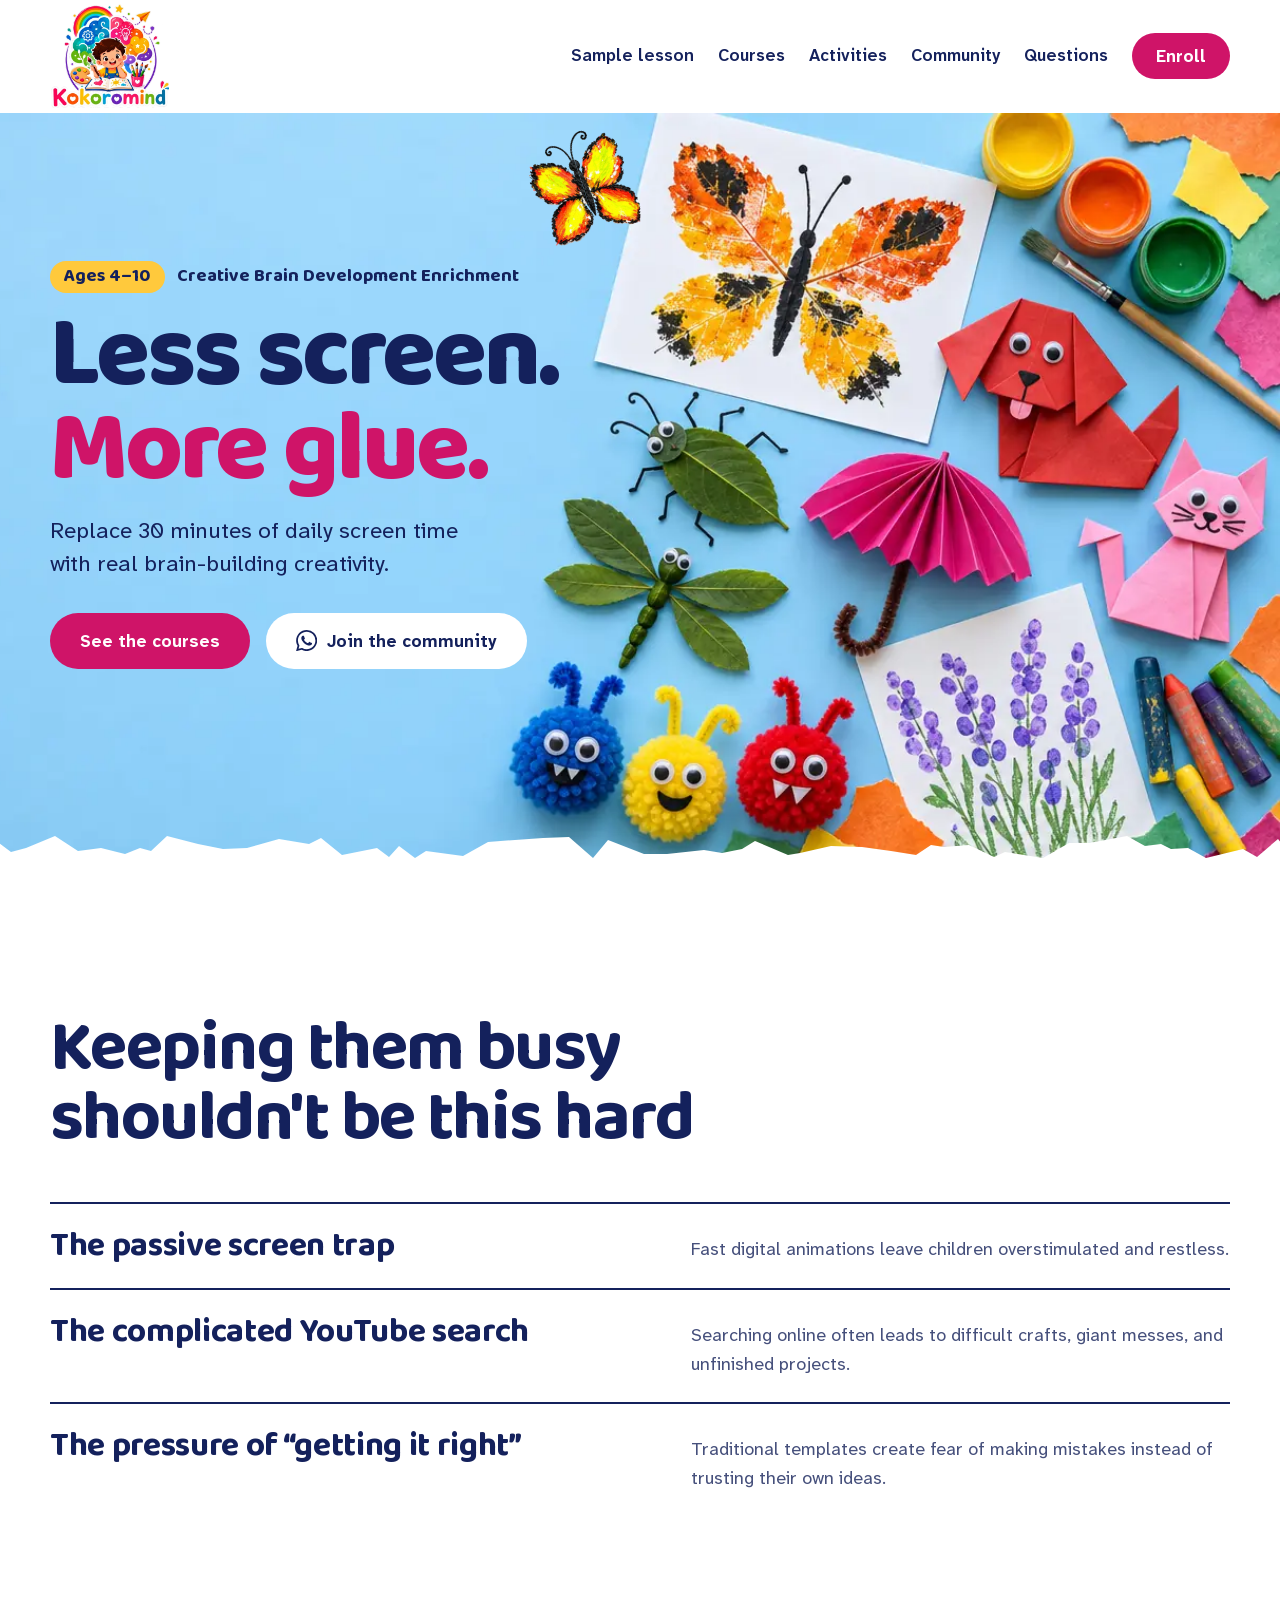
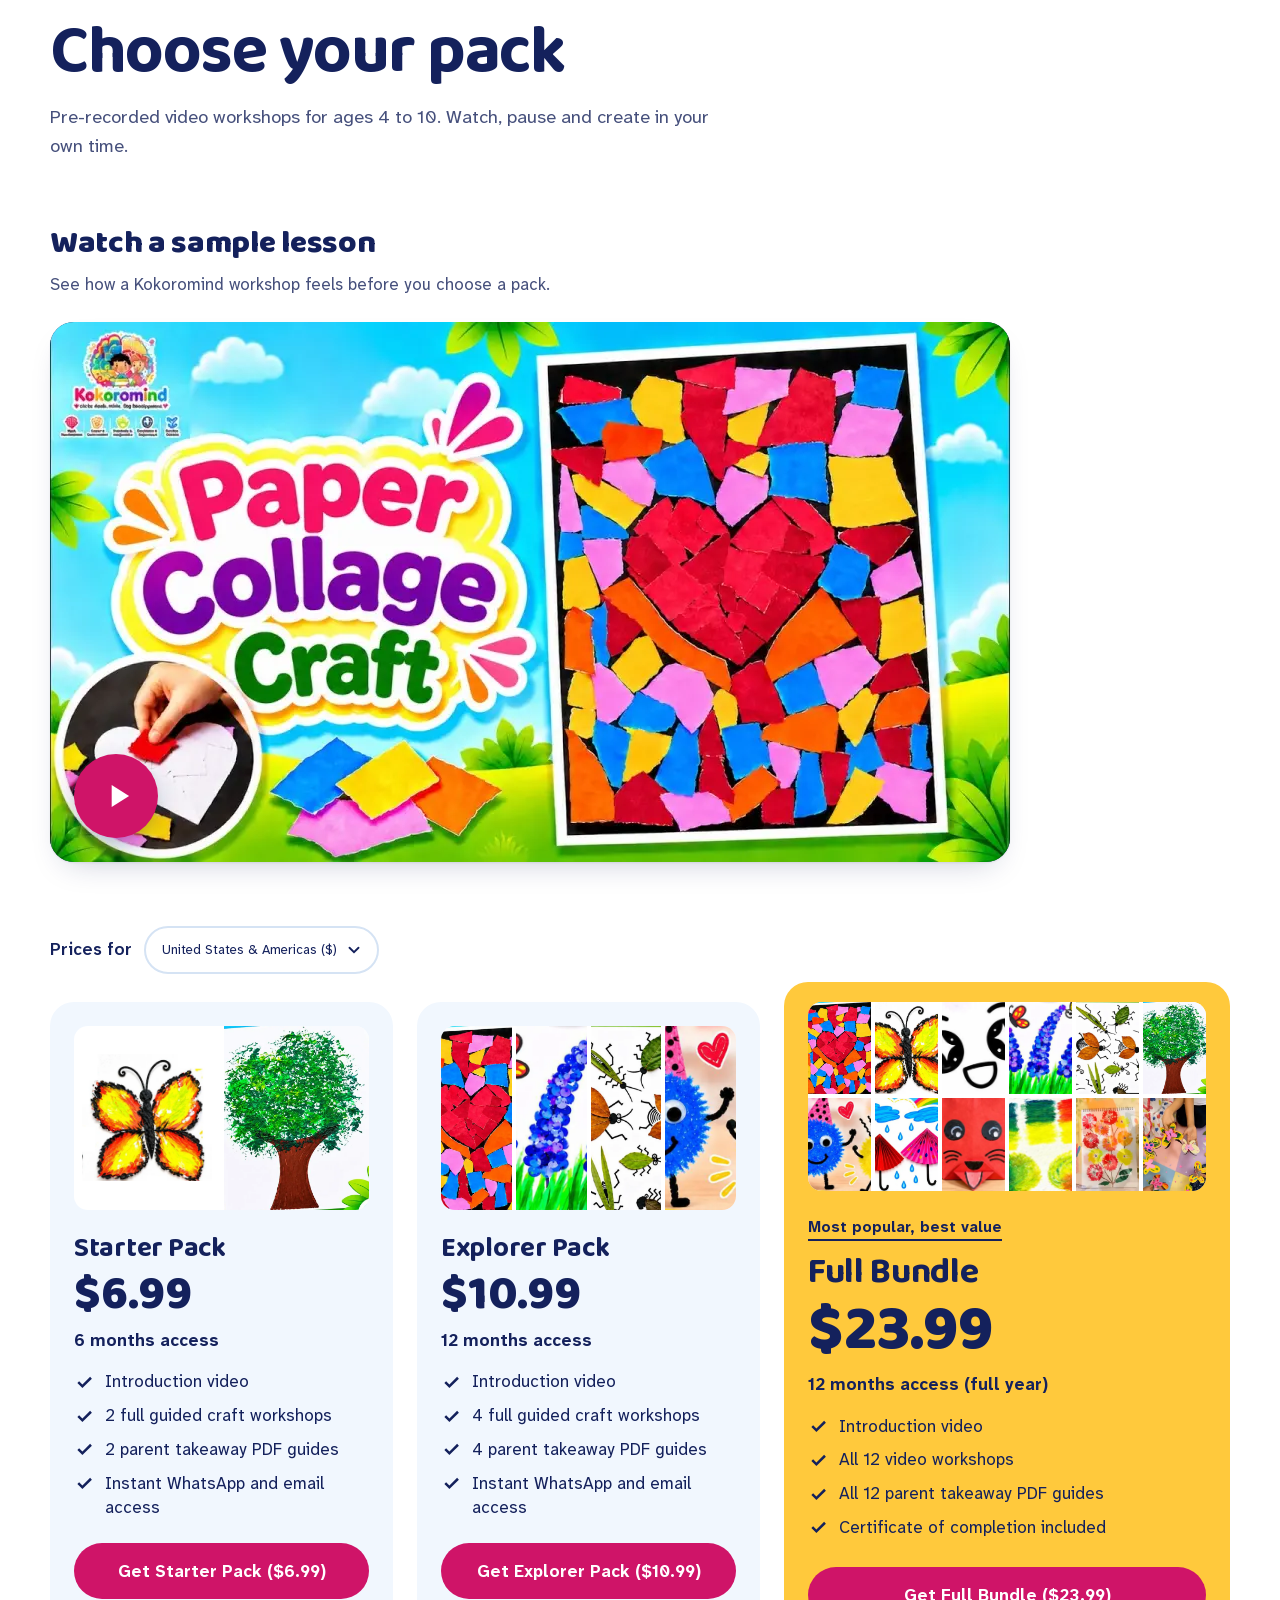
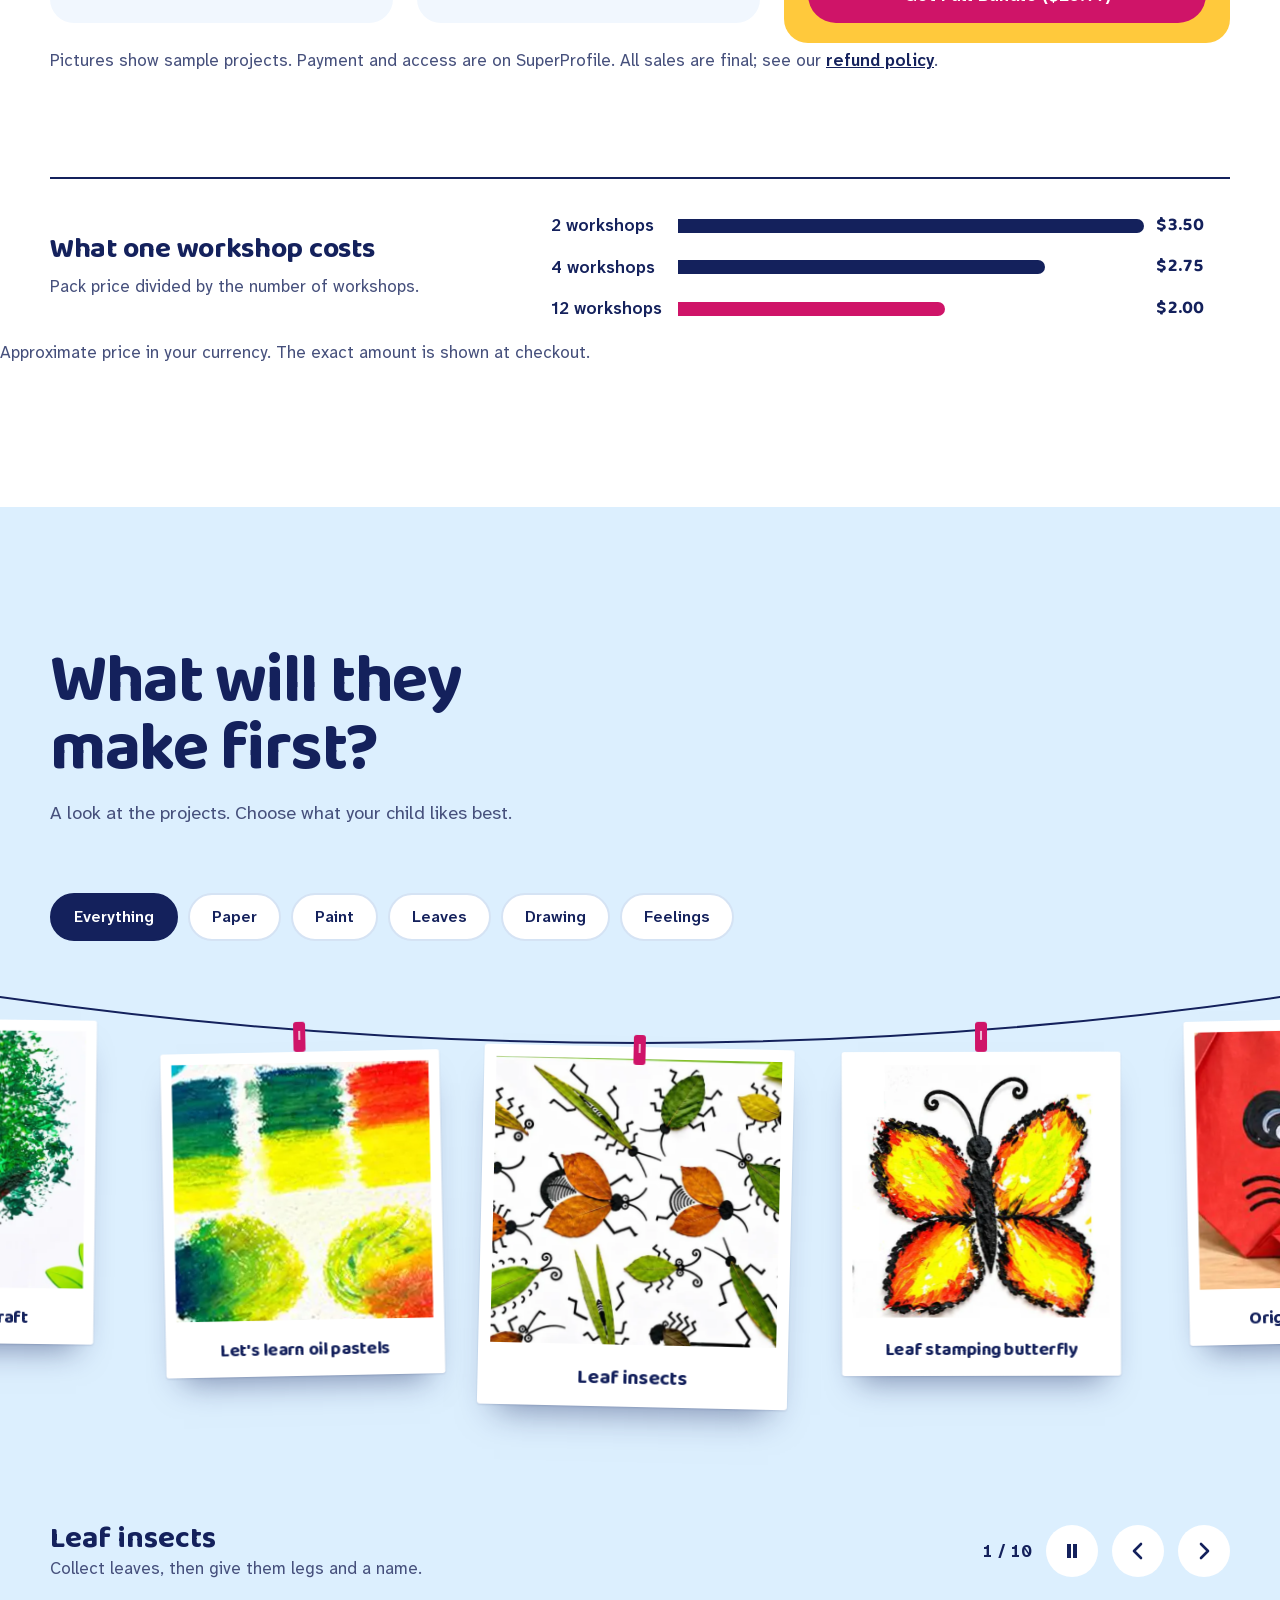
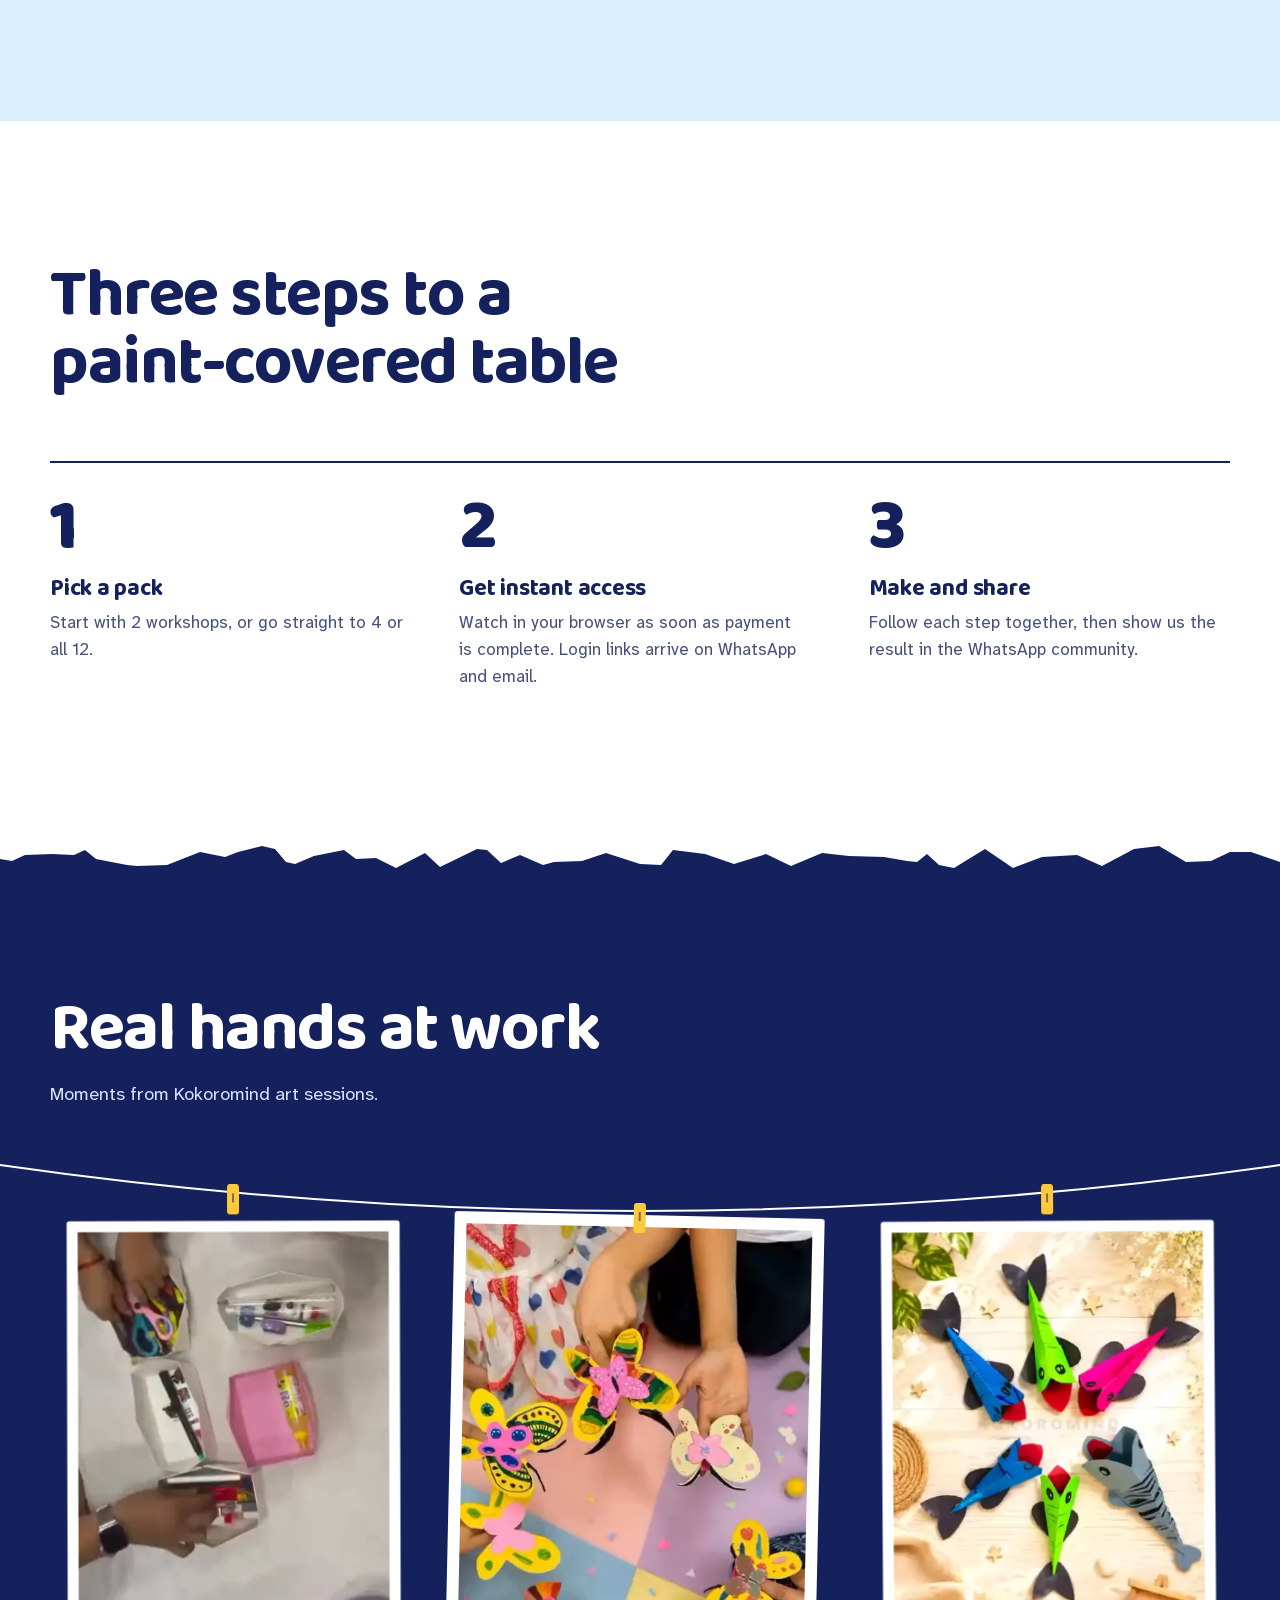
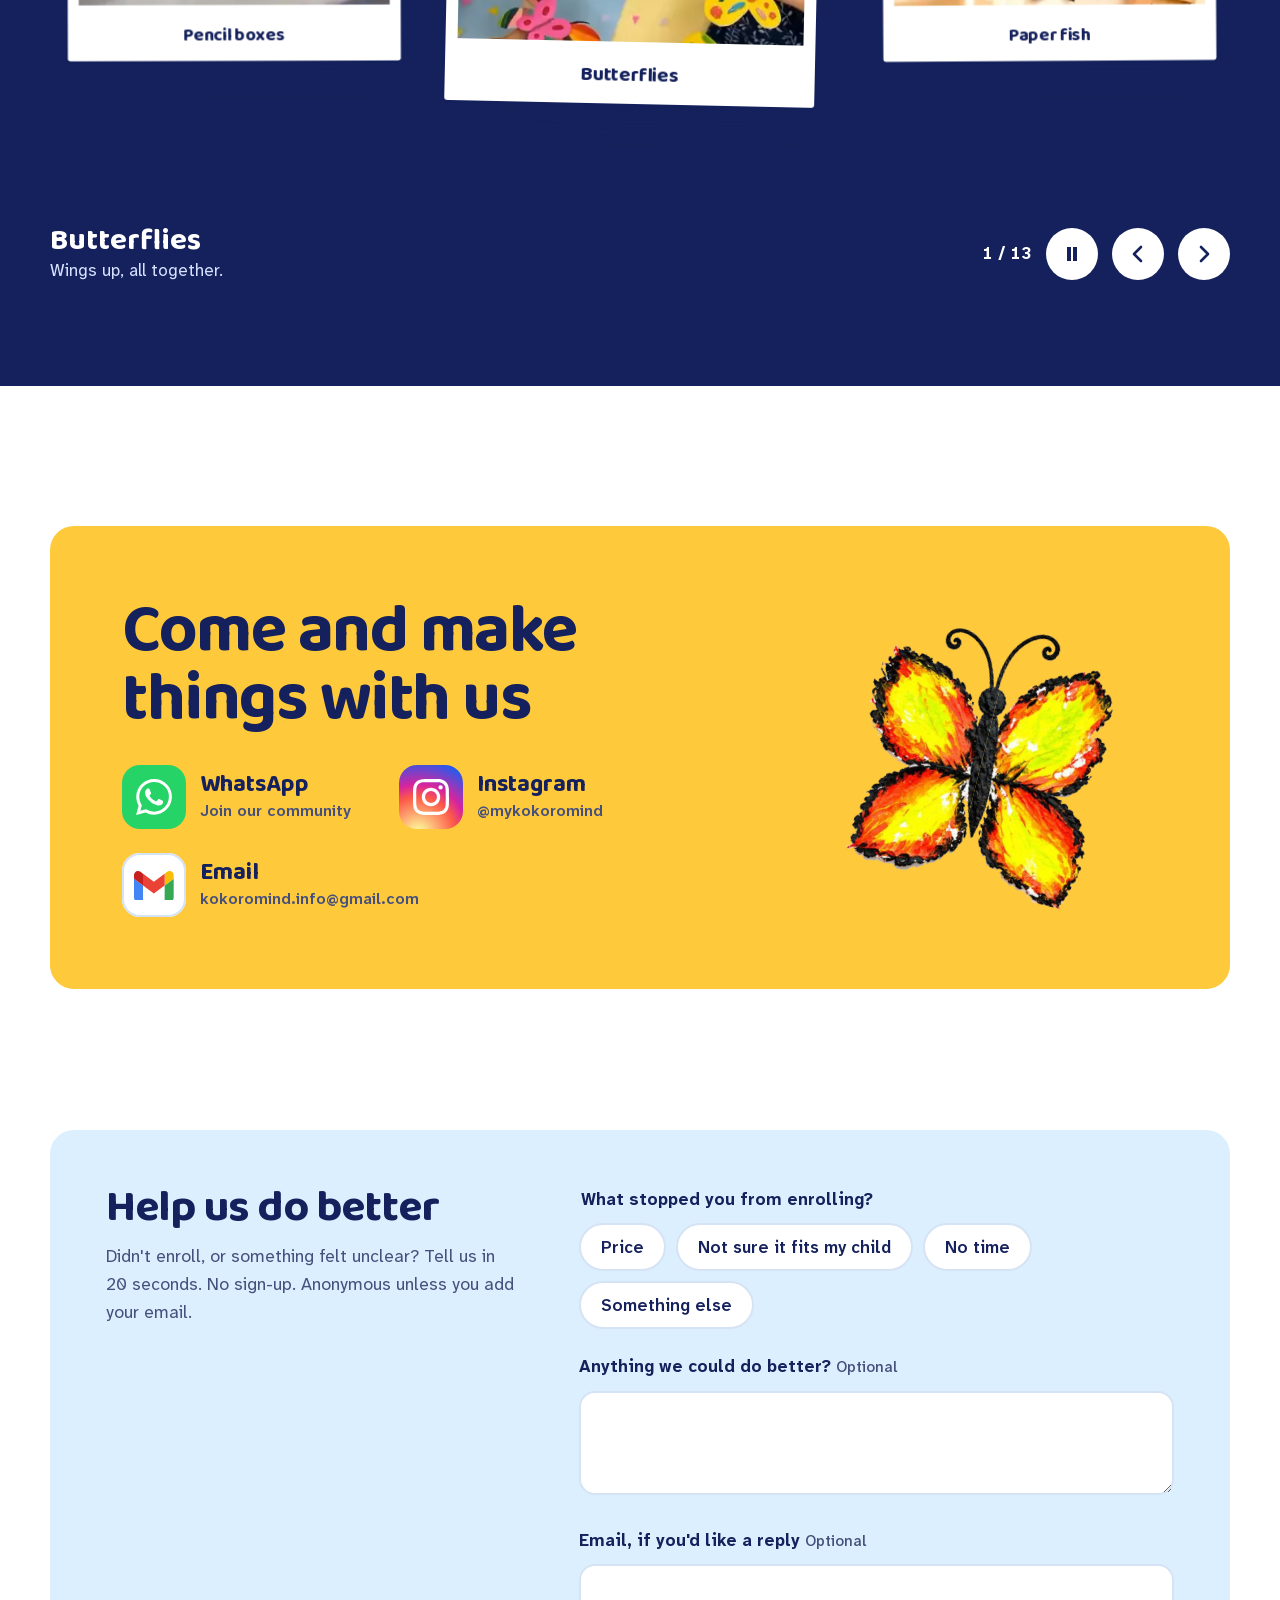
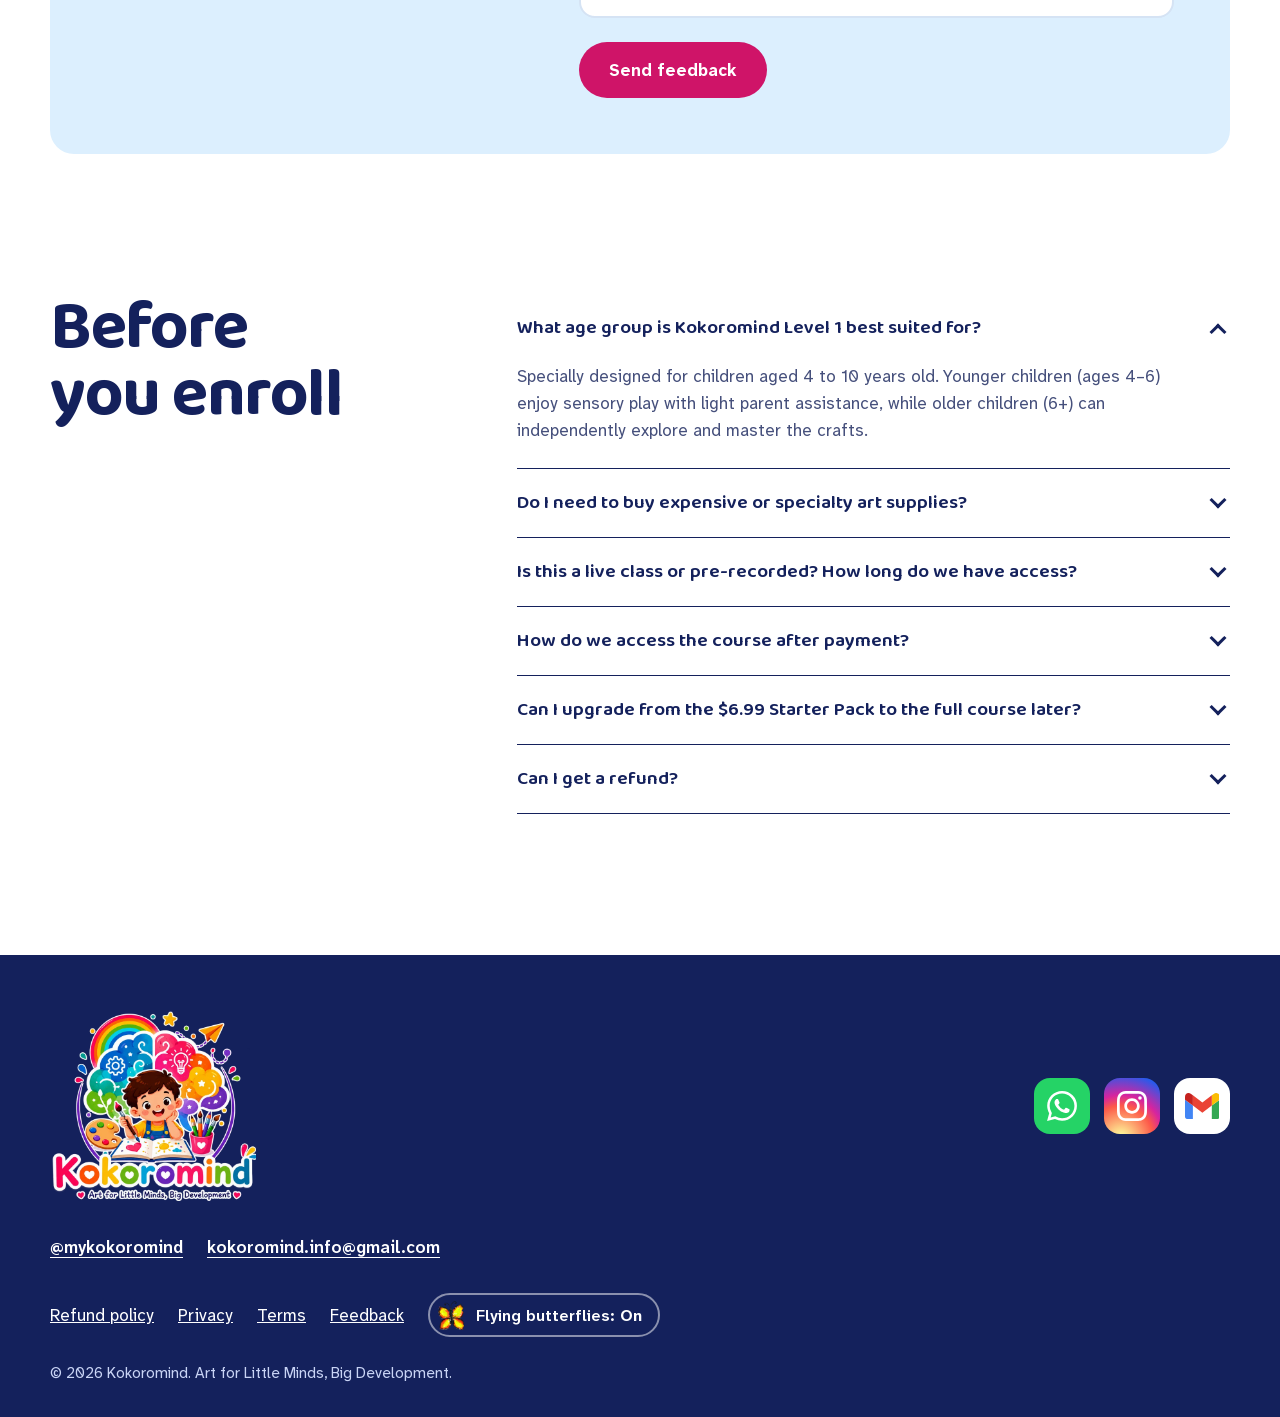
<file: courses/index.html>
<!DOCTYPE html>
<html lang="en-IN"><head><meta charset="UTF-8"><title>Kokoromind courses</title>
<meta name="robots" content="noindex"><link rel="canonical" href="https://kokoromind.in/">
<meta http-equiv="refresh" content="0; url=../">
<script>location.replace('../' + location.hash);</script></head>
<body><p>The courses are now on the <a href="../">Kokoromind homepage</a>.</p></body></html>
</file>
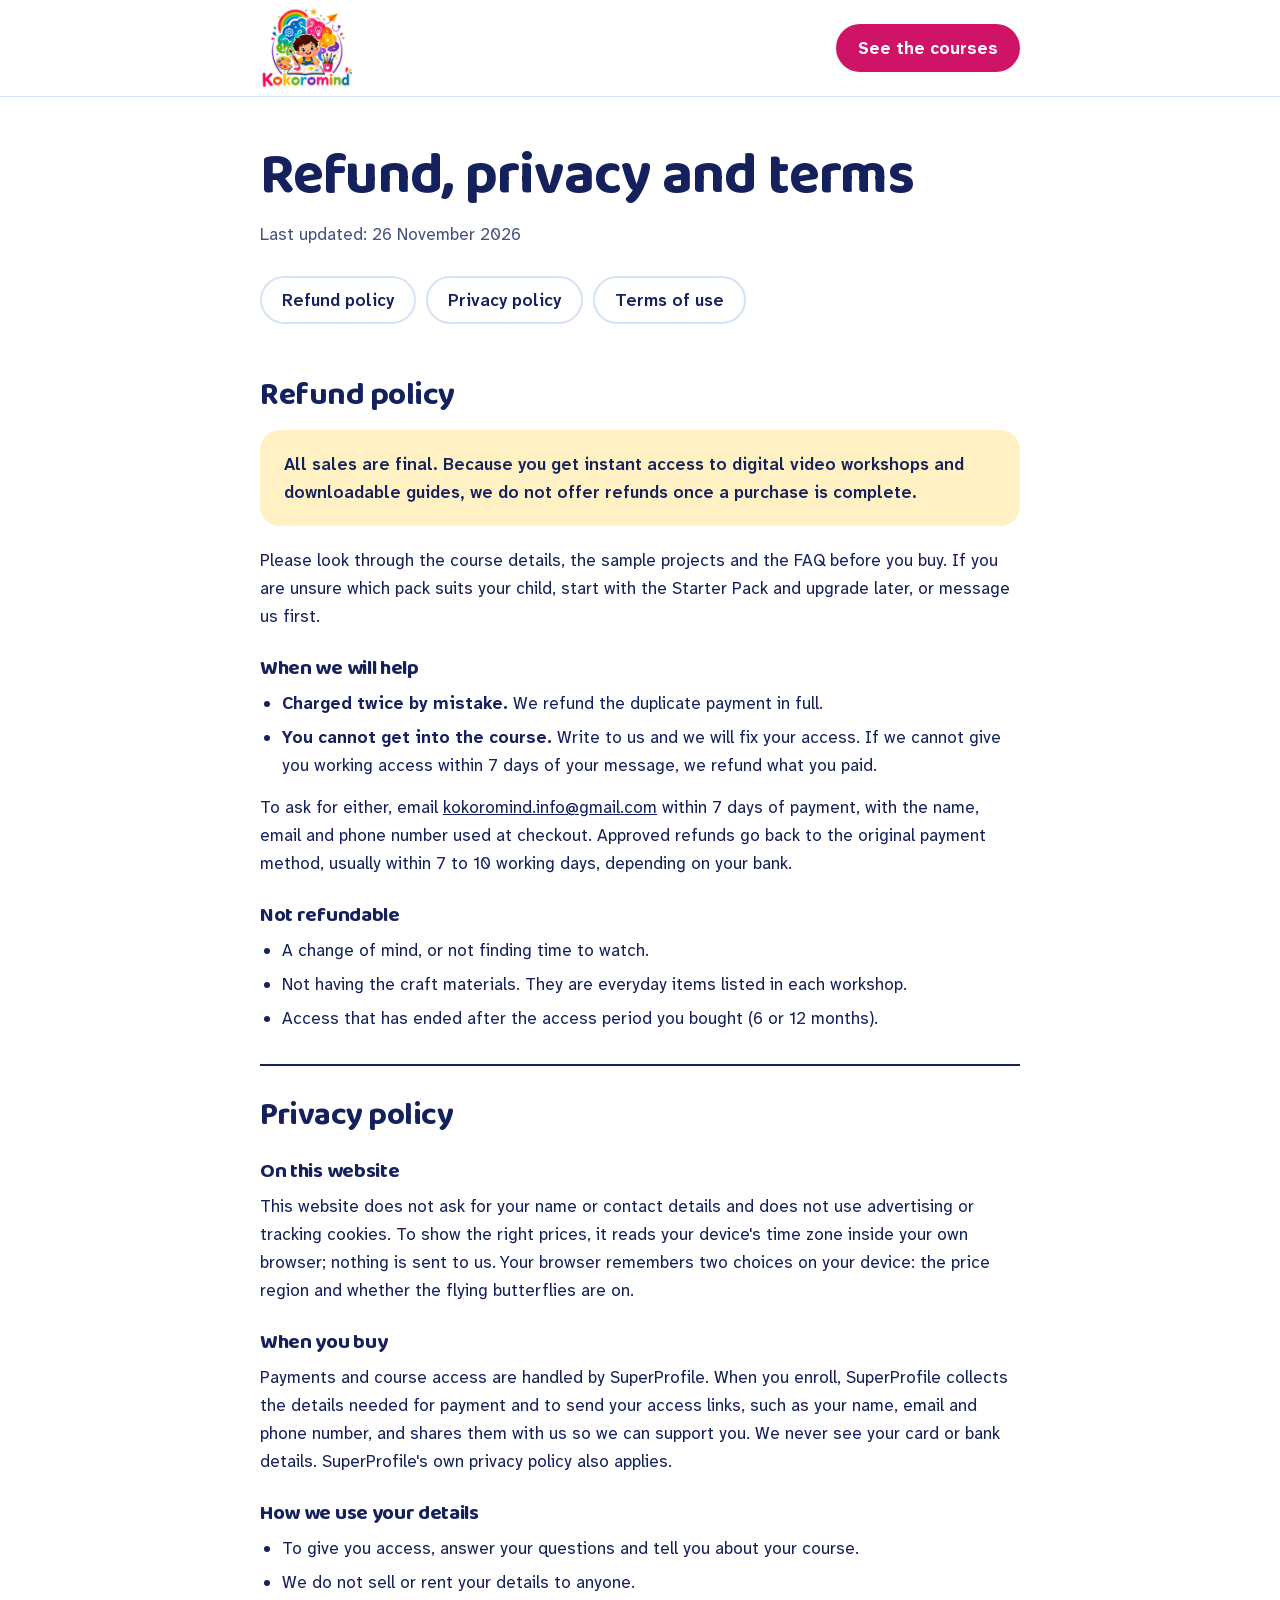
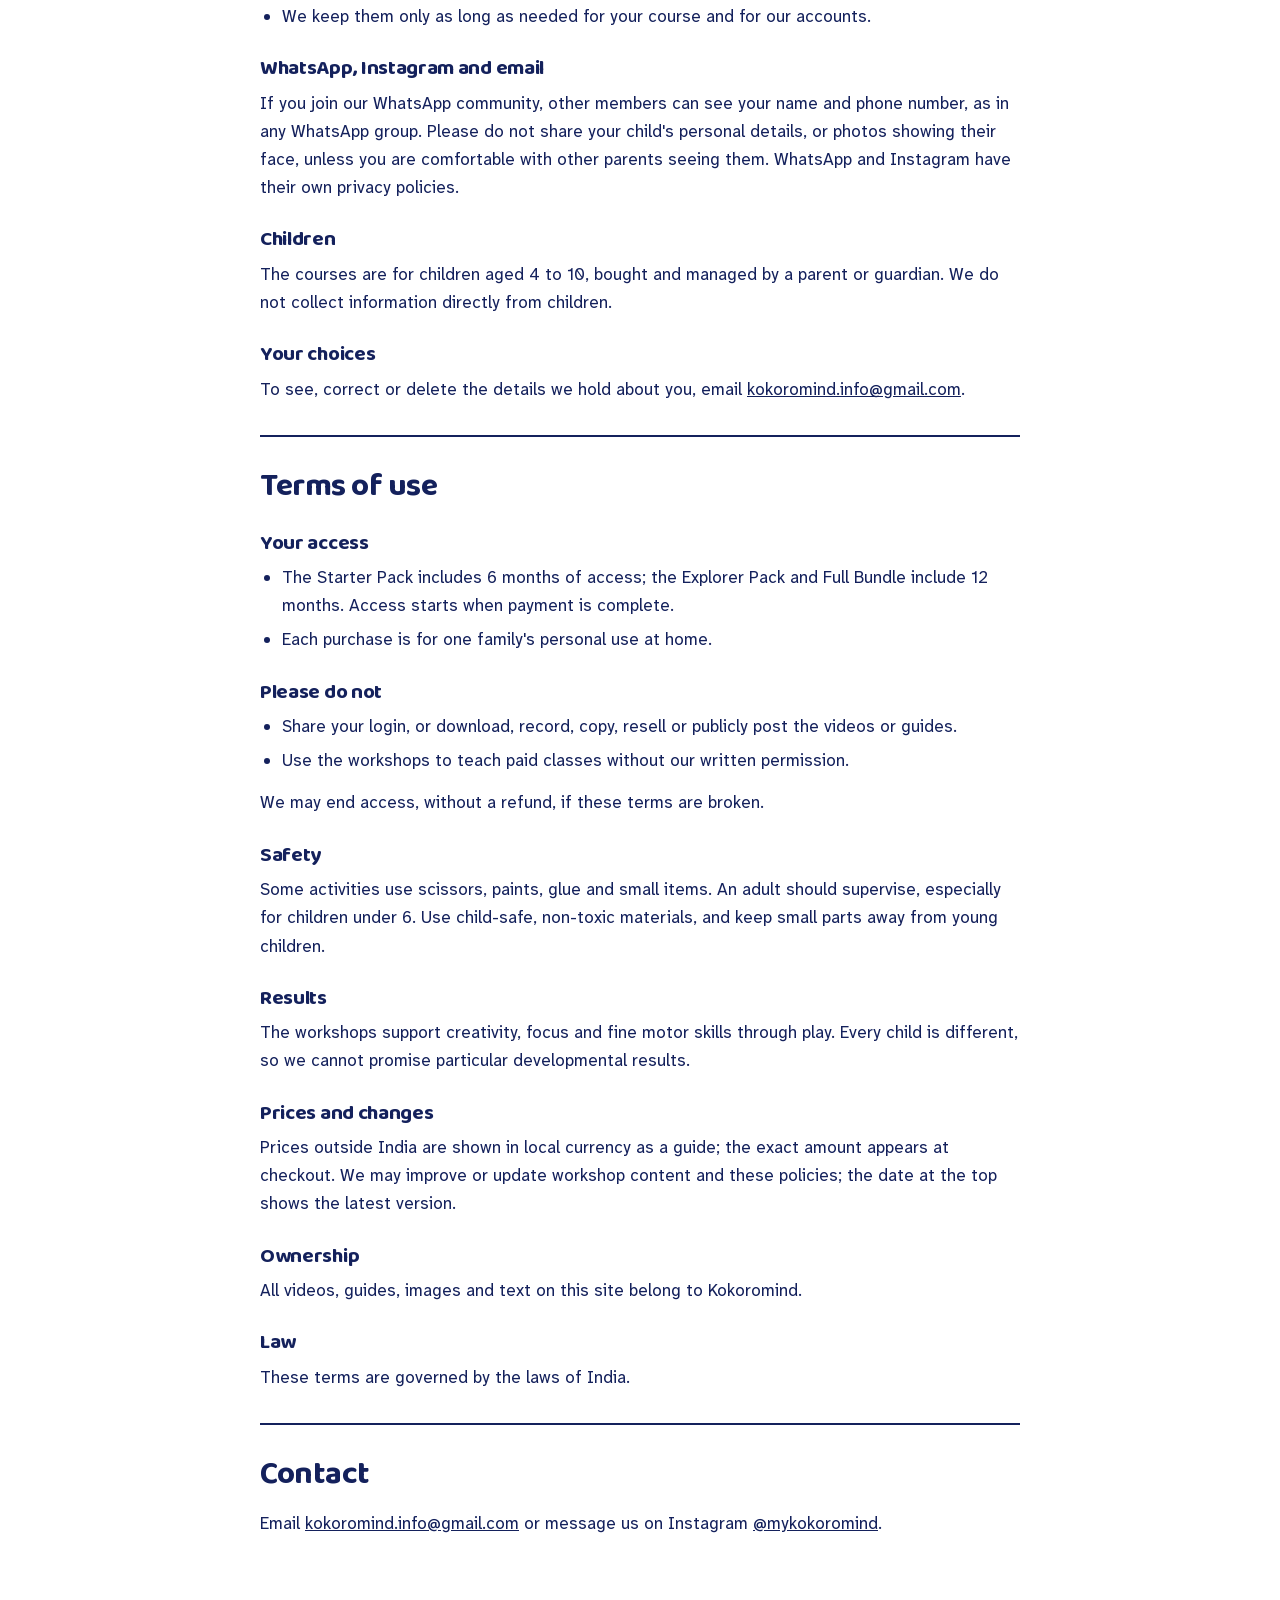
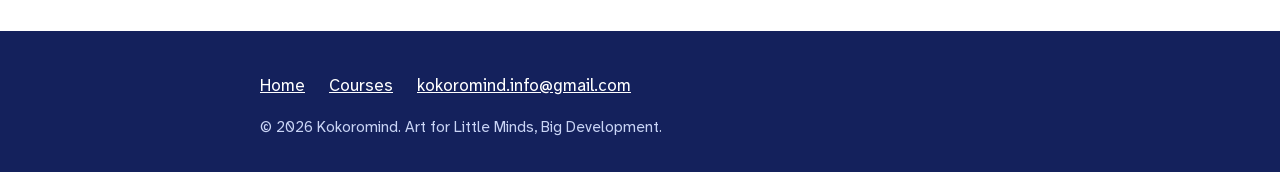
<file: policies/index.html>
<!DOCTYPE html>
<html lang="en-IN">
<head>
<meta charset="UTF-8">
<meta name="viewport" content="width=device-width, initial-scale=1">
<title>Refund, Privacy and Terms | Kokoromind</title>
<meta name="description" content="Kokoromind's refund policy, privacy policy and terms of use for its pre-recorded craft workshops for children aged 4 to 10.">
<link rel="canonical" href="https://kokoromind.in/policies/">
<link rel="icon" type="image/png" href="/assets/app/favicon-64.png">
<link rel="apple-touch-icon" href="/assets/app/apple-touch-icon.png">
<link rel="stylesheet" href="/assets/css/tokens.css">
<style>
  *,*::before,*::after{box-sizing:border-box}
  body{margin:0;background:#fff;color:var(--ink);font:400 17px/1.65 var(--body)}
  a{color:var(--ink)}
  :focus-visible{outline:3px solid var(--ink);outline-offset:3px}
  .skip{position:fixed;left:16px;top:-80px;background:#fff;padding:12px 20px;border-radius:12px;z-index:9}.skip:focus{top:12px}
  header{border-bottom:1px solid var(--line)}
  header .wrap,main,footer .wrap{width:min(760px,100% - 40px);margin-inline:auto}
  header .wrap{display:flex;align-items:center;justify-content:space-between;gap:16px;min-height:96px}
  header img{height:80px;width:auto;display:block}
  .back{display:inline-flex;align-items:center;min-height:48px;padding:8px 22px;border-radius:999px;background:var(--pink);color:#fff;font-weight:700;text-decoration:none}
  .back:hover{background:var(--pink-deep)}
  main{padding:48px 0 80px}
  h1,h2,h3{font-family:var(--head);line-height:1.1;letter-spacing:-.015em;text-wrap:balance}
  h1{font-size:clamp(2.4rem,1.6rem + 3vw,3.6rem);margin:0 0 12px}
  .updated{color:var(--ink-soft);margin:0 0 28px}
  .toc{display:flex;flex-wrap:wrap;gap:10px;margin:0 0 48px;padding:0;list-style:none}
  .toc a{display:inline-flex;align-items:center;min-height:48px;padding:8px 20px;border:2px solid var(--line);border-radius:999px;font-weight:600;text-decoration:none}
  .toc a:hover{border-color:var(--ink)}
  section{padding-top:32px;margin-top:32px;border-top:2px solid var(--ink);scroll-margin-top:16px}
  section:first-of-type{border-top:0;margin-top:0;padding-top:0}
  h2{font-size:2rem;margin:0 0 16px}
  h3{font-size:1.3rem;margin:28px 0 8px}
  p,ul{margin:0 0 14px}
  ul{padding-left:1.3em}
  li{margin-bottom:6px}
  .box{background:var(--sun-soft);border-radius:20px;padding:20px 24px;margin:0 0 20px;font-weight:600}
  footer{background:var(--ink);color:#fff;padding:32px 0}
  footer a{color:#fff;display:inline-flex;align-items:center;min-height:44px}
  footer :focus-visible{outline-color:#fff}
  footer .wrap{display:flex;flex-wrap:wrap;gap:8px 24px;align-items:center}
  footer small{width:100%;color:#C9D4F5;font-size:.95rem}
  @media(max-width:600px){header img{height:64px}main{padding-top:32px}}
</style>
</head>
<body>
<a class="skip" href="#main">Skip to content</a>
<header><div class="wrap">
  <a href="/"><img src="/assets/img/logo.webp" width="420" height="366" alt="Kokoromind home"></a>
  <a class="back" href="/#courses">See the courses</a>
</div></header>

<main id="main">
  <h1>Refund, privacy and terms</h1>
  <p class="updated">Last updated: 26 November 2026</p>
  <ul class="toc">
    <li><a href="#refund">Refund policy</a></li>
    <li><a href="#privacy">Privacy policy</a></li>
    <li><a href="#terms">Terms of use</a></li>
  </ul>

  <section id="refund" aria-labelledby="refund-title">
    <h2 id="refund-title">Refund policy</h2>
    <p class="box">All sales are final. Because you get instant access to digital video workshops and downloadable guides, we do not offer refunds once a purchase is complete.</p>
    <p>Please look through the course details, the sample projects and the FAQ before you buy. If you are unsure which pack suits your child, start with the Starter Pack and upgrade later, or message us first.</p>
    <h3>When we will help</h3>
    <ul>
      <li><b>Charged twice by mistake.</b> We refund the duplicate payment in full.</li>
      <li><b>You cannot get into the course.</b> Write to us and we will fix your access. If we cannot give you working access within 7 days of your message, we refund what you paid.</li>
    </ul>
    <p>To ask for either, email <a href="mailto:kokoromind.info@gmail.com?subject=Payment%20help">kokoromind.info@gmail.com</a> within 7 days of payment, with the name, email and phone number used at checkout. Approved refunds go back to the original payment method, usually within 7 to 10 working days, depending on your bank.</p>
    <h3>Not refundable</h3>
    <ul>
      <li>A change of mind, or not finding time to watch.</li>
      <li>Not having the craft materials. They are everyday items listed in each workshop.</li>
      <li>Access that has ended after the access period you bought (6 or 12 months).</li>
    </ul>
  </section>

  <section id="privacy" aria-labelledby="privacy-title">
    <h2 id="privacy-title">Privacy policy</h2>
    <h3>On this website</h3>
    <p>This website does not ask for your name or contact details and does not use advertising or tracking cookies. To show the right prices, it reads your device's time zone inside your own browser; nothing is sent to us. Your browser remembers two choices on your device: the price region and whether the flying butterflies are on.</p>
    <h3>When you buy</h3>
    <p>Payments and course access are handled by SuperProfile. When you enroll, SuperProfile collects the details needed for payment and to send your access links, such as your name, email and phone number, and shares them with us so we can support you. We never see your card or bank details. SuperProfile's own privacy policy also applies.</p>
    <h3>How we use your details</h3>
    <ul>
      <li>To give you access, answer your questions and tell you about your course.</li>
      <li>We do not sell or rent your details to anyone.</li>
      <li>We keep them only as long as needed for your course and for our accounts.</li>
    </ul>
    <h3>WhatsApp, Instagram and email</h3>
    <p>If you join our WhatsApp community, other members can see your name and phone number, as in any WhatsApp group. Please do not share your child's personal details, or photos showing their face, unless you are comfortable with other parents seeing them. WhatsApp and Instagram have their own privacy policies.</p>
    <h3>Children</h3>
    <p>The courses are for children aged 4 to 10, bought and managed by a parent or guardian. We do not collect information directly from children.</p>
    <h3>Your choices</h3>
    <p>To see, correct or delete the details we hold about you, email <a href="mailto:kokoromind.info@gmail.com?subject=Privacy%20request">kokoromind.info@gmail.com</a>.</p>
  </section>

  <section id="terms" aria-labelledby="terms-title">
    <h2 id="terms-title">Terms of use</h2>
    <h3>Your access</h3>
    <ul>
      <li>The Starter Pack includes 6 months of access; the Explorer Pack and Full Bundle include 12 months. Access starts when payment is complete.</li>
      <li>Each purchase is for one family's personal use at home.</li>
    </ul>
    <h3>Please do not</h3>
    <ul>
      <li>Share your login, or download, record, copy, resell or publicly post the videos or guides.</li>
      <li>Use the workshops to teach paid classes without our written permission.</li>
    </ul>
    <p>We may end access, without a refund, if these terms are broken.</p>
    <h3>Safety</h3>
    <p>Some activities use scissors, paints, glue and small items. An adult should supervise, especially for children under 6. Use child-safe, non-toxic materials, and keep small parts away from young children.</p>
    <h3>Results</h3>
    <p>The workshops support creativity, focus and fine motor skills through play. Every child is different, so we cannot promise particular developmental results.</p>
    <h3>Prices and changes</h3>
    <p>Prices outside India are shown in local currency as a guide; the exact amount appears at checkout. We may improve or update workshop content and these policies; the date at the top shows the latest version.</p>
    <h3>Ownership</h3>
    <p>All videos, guides, images and text on this site belong to Kokoromind.</p>
    <h3>Law</h3>
    <p>These terms are governed by the laws of India.</p>
  </section>

  <section aria-labelledby="contact-title">
    <h2 id="contact-title">Contact</h2>
    <p>Email <a href="mailto:kokoromind.info@gmail.com">kokoromind.info@gmail.com</a> or message us on Instagram <a href="https://www.instagram.com/mykokoromind/" target="_blank" rel="noopener">@mykokoromind</a>.</p>
  </section>
</main>

<footer><div class="wrap">
  <a href="/">Home</a><a href="/#courses">Courses</a><a href="mailto:kokoromind.info@gmail.com">kokoromind.info@gmail.com</a>
  <small>© 2026 Kokoromind. Art for Little Minds, Big Development.</small>
</div></footer>
</body>
</html>
</file>
<file: assets/css/tokens.css>
/* KokoroMind design tokens. Source of truth: design-system/kokoromind/MASTER.md */
@font-face{font-family:"Baloo 2";src:url(../fonts/baloo2.woff2) format("woff2");font-weight:500 800;font-display:swap;unicode-range:U+0000-00FF,U+0131,U+0152-0153,U+2000-206F,U+20AC,U+2122,U+2191,U+2193,U+2212}
@font-face{font-family:"Atkinson Hyperlegible Next";src:url(../fonts/atkinson.woff2) format("woff2");font-weight:400 700;font-display:swap;unicode-range:U+0000-00FF,U+0131,U+0152-0153,U+2000-206F,U+20AC,U+2122,U+2191,U+2193,U+2212}
@font-face{font-family:"Atkinson Hyperlegible Next";src:url(../fonts/atkinson-ext.woff2) format("woff2");font-weight:400 700;font-display:swap;unicode-range:U+20A0-20AB,U+20AD-20C4}
:root{
  --ink:#14215C;--ink-soft:#46507C;--paper:#FFFFFF;--mist:#F1F7FE;--line:#D5E3F4;
  --sky:#93CDF8;--sky-soft:#DCEFFE;--pink:#CF1468;--pink-deep:#A80D53;--pink-soft:#FFE1EE;
  --sun:#FFC93C;--sun-soft:#FFF1C4;--leaf:#1B7F45;--leaf-soft:#DDF4E2;--grape:#6A2DB0;--grape-soft:#EDE3FB;
  --whatsapp:#0B7A43;--danger:#C0262D;--focus:#14215C;
  --chart-1:#CF1468;--chart-2:#2477C9;--chart-3:#1B7F45;--chart-4:#6A2DB0;--chart-5:#965600;
  --head:"Baloo 2","Atkinson Hyperlegible Next",system-ui,sans-serif;
  --body:"Atkinson Hyperlegible Next",system-ui,-apple-system,"Segoe UI",sans-serif;
  --s1:4px;--s2:8px;--s3:12px;--s4:16px;--s5:24px;--s6:32px;--s7:48px;--s8:64px;--s9:96px;--s10:128px;
  --r-s:12px;--r-m:20px;--r-l:28px;--r-pill:999px;
  --lift:0 1px 2px rgba(20,33,92,.08),0 14px 32px -16px rgba(20,33,92,.28);
  --ease:cubic-bezier(.2,.8,.2,1);--spring:cubic-bezier(.3,1.5,.5,1);
}
</file>
<file: assets/css/courses.css>
*,*::before,*::after{box-sizing:border-box}
html{scroll-behavior:smooth;scroll-padding-top:96px;-webkit-text-size-adjust:100%}
body{margin:0;font:400 17px/1.6 var(--body);color:var(--ink);background:var(--paper);overflow-x:clip}
h1,h2,h3,p,ul,ol,figure,dl,dd{margin:0;padding:0}
ul,ol{list-style:none}
img,video,svg{display:block;max-width:100%}
a{color:inherit}
h1,h2,h3{font-family:var(--head);line-height:1.08;text-wrap:balance;letter-spacing:-.01em}
h2{font-size:clamp(2rem,1.4rem + 2.6vw,3.25rem);font-weight:700}
h3{font-size:1.45rem;font-weight:700}
p{text-wrap:pretty}
.wrap{width:min(1180px,100% - 40px);margin-inline:auto}
.section{padding:clamp(64px,9vw,112px) 0}
.intro{max-width:38rem;margin-bottom:var(--s7)}
.intro p{margin-top:var(--s4);font-size:1.15rem;color:var(--ink-soft)}
.rs{font-family:var(--body);font-weight:700;margin-right:.06em}
.sr{position:absolute;width:1px;height:1px;overflow:hidden;clip-path:inset(50%);white-space:nowrap}
:focus-visible{outline:3px solid var(--focus);outline-offset:3px}
.skip{position:fixed;left:16px;top:-80px;z-index:99;background:var(--paper);padding:12px 20px;border-radius:var(--r-s)}
.skip:focus{top:12px}
.icon{width:1.25em;height:1.25em;flex:none;fill:currentColor}

.btn{--edge:var(--pink-deep);display:inline-flex;align-items:center;justify-content:center;gap:10px;min-height:52px;padding:10px 26px;border:0;border-radius:var(--r-pill);background:var(--pink);color:#fff;font:700 1.0625rem/1.2 var(--body);text-decoration:none;cursor:pointer;box-shadow:0 4px 0 var(--edge);transition:transform .15s var(--ease),box-shadow .15s var(--ease)}
.btn.light{--edge:#B9CFE8;background:#fff;color:var(--ink)}
.btn.wa{--edge:#065A30;background:var(--whatsapp)}
.btn:active{transform:translateY(3px);box-shadow:0 1px 0 var(--edge)}
@media(hover:hover){.btn:hover{transform:translateY(-2px);box-shadow:0 6px 0 var(--edge)}.btn:active:hover{transform:translateY(3px);box-shadow:0 1px 0 var(--edge)}}

.top{position:sticky;top:0;z-index:20;background:#fff;border-bottom:1px solid var(--line)}
.top .wrap{display:flex;align-items:center;gap:var(--s5);min-height:72px}
.brand{display:flex;align-items:center;gap:10px;margin-right:auto;text-decoration:none;font:800 1.6rem/1 var(--head)}
.brand img{width:48px;height:48px;border-radius:50%}
.top nav{display:flex;gap:var(--s5)}
.top nav a{display:flex;align-items:center;min-height:44px;text-decoration:none;font-weight:600;white-space:nowrap}
.top nav a:hover{text-decoration:underline;text-decoration-thickness:3px;text-underline-offset:6px;text-decoration-color:var(--sun)}
.top .btn{min-height:46px;padding:8px 22px}

.hero{position:relative;background:#9DCFF8;overflow:hidden}
.hero-art{position:absolute;inset:0}
.hero-art img{width:100%;height:100%;object-fit:cover;object-position:right center}
.hero .wrap{position:relative;min-height:min(720px,86vh);display:flex;align-items:center;padding:56px 0 112px}
.hero-copy{width:min(510px,42%)}
h1{font-size:clamp(2.6rem,1.6rem + 3.5vw,4.4rem);font-weight:800;line-height:1;letter-spacing:-.02em}
.hero-copy>p{margin:var(--s5) 0 var(--s6);font-size:1.22rem;line-height:1.5;max-width:30rem}
.actions{display:flex;flex-wrap:wrap;gap:var(--s4)}
.torn{position:absolute;left:0;right:0;bottom:-1px;width:100%;height:46px;color:var(--paper);z-index:2}
.torn path{fill:currentColor}

.flutter{position:absolute;width:112px;height:110px;left:37%;top:13%;perspective:500px;rotate:-18deg}
.wing{position:absolute;inset:0;background:url(../img/butterfly.webp) center/100% 100%;transform-origin:50.5% 50%;filter:none}
.wing.l{clip-path:polygon(50.5% 16%,50.5% 84%,48% 90%,30% 99%,12% 98%,11% 82%,14% 66%,7% 54%,6% 36%,9% 20%,28% 23%,44% 36%,45% 29%,26% 16%,26% 6%,37% 4%,49% 18%)}
.wing.r{clip-path:polygon(50.5% 16%,50.5% 84%,58% 88%,74% 97%,92% 99%,95% 82%,89% 66%,87% 60%,93% 48%,92% 24%,84% 12%,74% 16%,57% 32%,56% 28%,62% 14%,69% 12%,69% 4%,60% 4%,50.5% 18%)}

.courses{display:grid;grid-template-columns:1fr 1fr 1.35fr;gap:var(--s5);align-items:stretch}
.course{display:flex;flex-direction:column;padding:var(--s4);border-radius:var(--r-l);background:var(--tint)}
.course .pile{display:grid;gap:6px;border-radius:var(--r-m);overflow:hidden;aspect-ratio:4/3;background:#fff}
.course .pile img{width:100%;height:100%;object-fit:cover;min-height:0}
.p2{grid-template-columns:1fr 1fr}.p4{grid-template:1fr 1fr/1fr 1fr}
.course.big .pile{grid-template:repeat(3,1fr)/repeat(4,1fr);aspect-ratio:auto;height:100%;min-height:0}
.course.big .pile-box{flex:1;min-height:260px}
.cbody{padding:var(--s5) var(--s3) var(--s3);display:flex;flex-direction:column;flex:1}
.course.big .cbody{flex:none}
.course h3{font-size:1.7rem}
.course .desc{margin-top:var(--s2);color:var(--ink);flex:1}
.price{display:flex;align-items:baseline;gap:12px;margin:var(--s4) 0}
.price b{font:800 3rem/1 var(--head)}
.price span.n{font-weight:600}
.course .btn{width:100%}
.note{margin-top:var(--s5);color:var(--ink-soft)}
.t1,.t2{--tint:#fff}.t3{--tint:var(--sun)}

.value{display:grid;grid-template-columns:1fr 1.5fr;gap:var(--s7);align-items:center;margin-top:var(--s8)}
.value h3{font-size:1.8rem}.value p{margin-top:var(--s2);color:var(--ink-soft)}
.bars{display:grid;gap:var(--s3)}
.bars div{display:grid;grid-template-columns:7.2rem 1fr 4.6rem;gap:var(--s3);align-items:center}
.bars dt{font-weight:600}
.bars dd{font-weight:700;font-variant-numeric:tabular-nums}
.track{height:26px}
.bar{display:block;height:100%;width:var(--w);background:var(--c);border-radius:0 8px 8px 0;transform-origin:left}

.make{background:var(--mist)}
.filters{display:flex;flex-wrap:wrap;gap:10px;margin-bottom:var(--s6)}
.filters button{min-height:48px;padding:8px 22px;border:2px solid var(--line);border-radius:var(--r-pill);background:#fff;color:var(--ink);font:600 1rem var(--body);cursor:pointer;transition:background .2s,border-color .2s}
.filters button:hover{border-color:var(--ink)}
.filters button[aria-pressed=true]{background:var(--ink);border-color:var(--ink);color:#fff}
.gallery{display:grid;grid-template-columns:repeat(4,1fr);gap:var(--s6) var(--s5)}
.gallery li:nth-child(1),.gallery li:nth-child(6){grid-column:span 2}
.gallery.on li{grid-column:auto}
.gallery li[hidden]{display:none}
.gallery .pic{border-radius:var(--r-m);overflow:hidden;background:#fff;height:250px}
.gallery img{width:100%;height:100%;object-fit:cover;transition:transform .6s var(--ease)}
@media(hover:hover){.gallery li:hover img{transform:scale(1.045)}}
.gallery h3{margin-top:var(--s4);font-size:1.35rem}
.gallery p{margin-top:2px;color:var(--ink-soft);font-size:1rem;line-height:1.45}

.steps{display:grid;grid-template-columns:repeat(3,1fr);gap:var(--s7);counter-reset:s}
.steps li{counter-increment:s}
.steps li::before{content:counter(s);display:grid;place-items:center;width:64px;height:64px;margin-bottom:var(--s4);font:800 2rem/1 var(--head);background:var(--b);border-radius:46% 54% 48% 52%/55% 45% 55% 45%}
.steps p{margin-top:var(--s2);color:var(--ink-soft)}

.studio{position:relative;background:var(--ink);color:#fff}
.studio .intro p{color:#D7E1FF}
.studio :focus-visible,.foot :focus-visible{outline-color:#fff}
.studio .torn{bottom:auto;top:-1px;transform:scaleY(-1)}
.studio .wrap{padding-top:24px}
.clips{display:grid;grid-template-columns:repeat(4,1fr);gap:var(--s4)}
.clips li:nth-child(even){translate:0 28px}
.clips video{width:100%;aspect-ratio:3/4;object-fit:cover;border-radius:var(--r-m);background:#22306F}
.clips p{margin-top:var(--s3);font-weight:600}
.clips-bar{margin-top:var(--s8);display:flex;flex-wrap:wrap;gap:var(--s4);align-items:center}
.ghost{min-height:48px;padding:8px 22px;border:2px solid #8E9BD0;border-radius:var(--r-pill);background:none;color:#fff;font:600 1rem var(--body);cursor:pointer;display:inline-flex;gap:10px;align-items:center;text-decoration:none}
.ghost:hover{border-color:#fff}

.club{background:var(--sun);border-radius:var(--r-l);position:relative;padding:clamp(32px,6vw,72px);overflow:hidden}
.club h2{max-width:15ch}.club p{max-width:33rem;margin:var(--s4) 0 var(--s6);font-size:1.15rem}
.club .flutter{left:auto;right:9%;top:18%;width:240px;height:236px;rotate:14deg}

.faq{display:grid;grid-template-columns:1fr 1.7fr;gap:var(--s7);align-items:start}
.faq details{border-bottom:2px solid var(--line)}
.faq summary{display:flex;justify-content:space-between;gap:16px;align-items:center;min-height:68px;padding:14px 0;font:600 1.2rem/1.3 var(--head);cursor:pointer;list-style:none}
.faq summary::-webkit-details-marker{display:none}
.faq summary::after{content:"";width:12px;height:12px;border:solid var(--pink);border-width:0 3px 3px 0;rotate:45deg;translate:-6px -3px;flex:none;transition:rotate .25s}
.faq details[open] summary::after{rotate:225deg;translate:-6px 3px}
.faq details p{padding:0 36px 24px 0;color:var(--ink-soft)}
.faq details a{color:var(--pink);font-weight:600}

.foot{background:var(--ink);color:#fff;padding:56px 0 32px}
.foot .wrap{display:flex;flex-wrap:wrap;gap:var(--s5) var(--s7);align-items:center}
.foot ul{display:flex;flex-wrap:wrap;gap:4px 24px}
.foot li a{display:inline-flex;align-items:center;min-height:44px}
.foot small{width:100%;font-size:.95rem;color:#C9D4F5}
.dock{display:none}

/* motion: hidden only when JS is running */
.js .bar{transform:scaleX(0)}
.js .in .bar{transform:none;transition:transform .9s var(--ease) calc(var(--i,0)*120ms)}
@media(prefers-reduced-motion:no-preference){
  .hero-copy>*{animation:rise .8s var(--ease) backwards}
  .hero-copy>:nth-child(2){animation-delay:.1s}.hero-copy>:nth-child(3){animation-delay:.2s}
  .hero-art img{animation:settle 1.6s var(--ease) backwards}
  .flutter{animation:hover 5s ease-in-out infinite}
  .hero .flutter{animation:fly 2.6s var(--ease) backwards,hover 5s ease-in-out 2.6s infinite}
  .wing.l{animation:flapL 1.5s ease-in-out infinite alternate}
  .wing.r{animation:flapR 1.5s ease-in-out infinite alternate}
  .offscreen,.offscreen *{animation-play-state:paused!important}
}
@keyframes rise{from{opacity:0;transform:translateY(22px)}}
@keyframes settle{from{transform:scale(1.07)}}
@keyframes fly{from{transform:translate(-44vw,36vh) rotate(60deg) scale(.5)}60%{transform:translate(4vw,-5vh) rotate(-14deg) scale(1.05)}}
@keyframes hover{50%{transform:translateY(-12px)}}
@keyframes flapL{to{transform:rotateY(56deg)}}
@keyframes flapR{to{transform:rotateY(-56deg)}}
@media(prefers-reduced-motion:reduce){html{scroll-behavior:auto}*,*::before,*::after{animation:none!important;transition:none!important}.js .bar,.js .place{opacity:1;transform:none}}

@media(max-width:1000px){
  .courses{grid-template-columns:1fr 1fr}
  .course.big{grid-column:span 2}
  .gallery{grid-template-columns:repeat(3,1fr)}
  .gallery li:nth-child(1),.gallery li:nth-child(6){grid-column:auto}
  .club .flutter{width:150px;height:147px;right:5%}
  .top nav{display:none}
}
@media(max-width:760px){
  .hero .wrap{min-height:0;padding:36px 0 24px}
  .hero-copy{width:100%}
  .hero-art{position:relative;inset:auto;aspect-ratio:740/720;max-height:540px;width:100%}
  .hero .flutter{left:auto;right:4%;top:auto;bottom:calc(min(97vw,540px) - 40px);width:84px;height:82px}
  .hero-copy>p{font-size:1.1rem;margin:var(--s4) 0 var(--s5)}
  .actions .btn{width:100%}
  .courses,.value,.steps,.faq{grid-template-columns:1fr}
  .course.big{grid-column:auto}
  .value,.steps,.faq{gap:var(--s6)}
  .gallery{grid-template-columns:1fr 1fr;gap:var(--s5) var(--s4)}
  .gallery .pic{height:150px}
  .gallery h3{font-size:1.15rem;margin-top:var(--s3)}
  .clips{display:flex;overflow-x:auto;scroll-snap-type:x mandatory;margin-inline:-20px;padding-inline:20px;scroll-padding-inline:20px}
  .clips li{flex:0 0 66%;scroll-snap-align:start}
  .clips li:nth-child(even){translate:none}
  .clips-bar{margin-top:var(--s6)}
  .club .flutter{position:relative;right:auto;top:auto;margin-bottom:var(--s4);width:110px;height:108px}
  .club .btn{width:100%}
  .dock{display:block;position:fixed;inset:auto 0 0;z-index:30;padding:10px 20px calc(14px + env(safe-area-inset-bottom));background:#fff;border-top:1px solid var(--line);transform:translateY(110%);visibility:hidden;transition:transform .3s var(--ease),visibility .3s}
  .dock.show{transform:none;visibility:visible}
  .dock .btn{width:100%}
  .foot{padding-bottom:112px}
}
@media(max-width:380px){.brand{font-size:1.35rem}.top .btn{padding:8px 16px}}

/* layering and fit */
.hero{background:#94D3FA}
.hero>.wrap{z-index:1}
.hero .flutter{z-index:2}
@media(min-width:1001px){
  .course:not(.big) .pile{aspect-ratio:auto;flex:1;min-height:240px}
  .course:not(.big) .cbody{flex:none}
  .course:not(.big) .p2{grid-template:1fr 1fr/1fr}
  .course:not(.big) .pile img{height:100%;position:relative}
  .course .desc{min-height:3.2em}
}
@media(max-width:760px){.hero-art{-webkit-mask-image:linear-gradient(transparent,#000 12%);mask-image:linear-gradient(transparent,#000 12%)}}

/* offer copy */
h1{font-size:clamp(2.2rem,1.5rem + 2.3vw,3.4rem)}
.hero .wrap{min-height:min(760px,90vh)}
.hero-copy>.kicker{margin:0 0 var(--s4);font-size:1.0625rem;font-weight:700}
.hero-copy>p:not(.kicker){font-size:1.15rem;margin:var(--s4) 0 var(--s6)}
.hero .flutter{left:41%;top:2%}
.traps{display:grid;grid-template-columns:repeat(3,1fr);gap:var(--s7)}
.traps li{padding-top:var(--s5);border-top:10px solid var(--b)}
.traps p{margin-top:var(--s2);color:var(--ink-soft)}
.promise{margin-top:var(--s8);max-width:26em;font:600 clamp(1.4rem,1.1rem + 1.3vw,2.1rem)/1.25 var(--head);color:var(--grape);text-wrap:balance}
.price{flex-wrap:wrap;margin:var(--s2) 0 0}
.price .amt{font:800 3rem/1 var(--head)}
.was s{color:var(--ink-soft);text-decoration-thickness:2px}.price .was b{font:700 1rem var(--body);background:var(--sun);border-radius:99px;padding:4px 12px;margin-left:6px;white-space:nowrap}
.access{font-weight:700;margin-top:var(--s2)}
.inc{display:grid;gap:8px;margin:var(--s4) 0 var(--s5);flex:1;align-content:start}
.inc li{display:flex;gap:10px;line-height:1.4}.inc .icon{color:var(--leaf);margin-top:.08em}
.tag{align-self:flex-start;margin-bottom:var(--s3);padding:5px 14px;border-radius:99px;background:var(--ink);color:#fff;font-weight:700;font-size:.95rem}
.course .btn{padding-inline:14px}
@media(min-width:1001px){.course.big{box-shadow:0 0 0 4px var(--ink)}}
@media(max-width:1000px){
  .hero .wrap{min-height:0;padding:40px 0 24px}
  .hero-copy{width:min(640px,100%)}
  .hero-art{position:relative;inset:auto;aspect-ratio:740/720;max-height:540px;width:100%;-webkit-mask-image:linear-gradient(transparent,#000 12%);mask-image:linear-gradient(transparent,#000 12%)}
  .hero .flutter{left:auto;right:4%;top:auto;bottom:calc(min(97vw,540px) - 40px);width:84px;height:82px}
}
@media(max-width:760px){.traps{grid-template-columns:1fr;gap:var(--s6)}}

/* ===== checklist pass: five colours (ink, white, sky, sun, pink), paper point of view ===== */
.btn.ink{--edge:#060D33;background:var(--ink)}
.why{padding-bottom:clamp(56px,7vw,88px)}
.why h2{font-size:clamp(2.4rem,1.5rem + 3.6vw,4.5rem);max-width:13em}
.traps{display:block;margin-top:var(--s7)}
.traps li{display:grid;grid-template-columns:1.1fr 1fr;gap:var(--s7);align-items:baseline;padding:var(--s5) 0;border:0;border-top:2px solid var(--ink)}
.traps h3{font-size:clamp(1.5rem,1.2rem + 1.1vw,2.1rem)}
.traps p{margin:0;font-size:1.125rem}
.promise{color:var(--ink);margin:var(--s7) 0 0;max-width:none;font-size:clamp(1.6rem,1.1rem + 1.9vw,2.6rem);font-weight:700}
#courses{background:var(--sky-soft);position:relative;padding-top:clamp(64px,8vw,104px)!important}
@media(min-width:1001px){
  .courses{grid-template-columns:1fr 1fr 1.3fr;align-items:stretch}
  .course:not(.big) .pile{flex:none;min-height:0;aspect-ratio:16/10}
  .course.big .pile-box{flex:none;min-height:0}
  .course.big .pile{height:auto;aspect-ratio:2.1/1;grid-template:repeat(2,1fr)/repeat(6,1fr)}
  .course:not(.big) .p2{grid-template:1fr/1fr 1fr}.course .p4{grid-template:1fr/repeat(4,1fr)}
  .course .cbody,.course.big .cbody{flex:1}
  .course.big{box-shadow:var(--lift);margin-block:-20px;padding-block:20px}
  .course.big h3{font-size:2.2rem}.course.big .amt{font-size:4rem}
}
.price .was b{background:var(--ink);color:#fff}.was s{color:var(--ink)}
.inc .icon{color:var(--ink)}
.make{background:#fff}
.gallery .pic{background:var(--sky-soft)}
.steps{border-top:2px solid var(--ink);padding-top:var(--s6)}
.steps li::before{background:none;border-radius:0;width:auto;height:auto;display:block;font-size:4.5rem;line-height:.9}
.faq details{border-color:var(--ink);border-bottom-width:1px}
.faq summary::after{border-color:var(--ink)}

/* motion: work is set down on the table, pictures only */
.js .place{opacity:0;transform:translateY(-14px) rotate(var(--tilt)) scale(1.03)}
.js .place.in{opacity:1;transform:none;transition:opacity .25s linear,transform .55s cubic-bezier(.2,.9,.25,1);transition-delay:calc(var(--i)*70ms)}
@media(prefers-reduced-motion:reduce){.js .place{opacity:1;transform:none}}

@media(max-width:1000px){.course.big .pile{aspect-ratio:2.1/1;height:auto;grid-template:repeat(2,1fr)/repeat(6,1fr)}.course.big .pile-box{min-height:0;flex:none}}
/* phone: its own layouts */
@media(max-width:760px){
  .hero .wrap{padding-top:28px}
  .hero-copy .btn.light{background:none;box-shadow:none;color:var(--ink);text-decoration:underline;text-underline-offset:5px;min-height:44px}
  .actions{gap:var(--s2)}
  .why h2{font-size:2.5rem}
  .traps li{grid-template-columns:1fr;gap:var(--s2);padding:20px 0}
  .js .courses .place{opacity:1;transform:none}
  .course:not(.big) .pile{aspect-ratio:2.1/1}.course .p4{grid-template:1fr/repeat(4,1fr)}
  .course h3{font-size:1.9rem}
  .price .amt{font-size:3.5rem}
  .gallery,.gallery.on{display:flex;gap:var(--s4);overflow-x:auto;scroll-snap-type:x mandatory;margin-inline:-20px;padding:4px 20px 12px;scroll-padding-inline:20px}
  .gallery li{flex:0 0 78%;scroll-snap-align:start}
  .js .gallery .place{opacity:1;transform:none}
  .gallery .pic{height:auto;aspect-ratio:4/3.4}
  .gallery h3{font-size:1.4rem}
  .filters{flex-wrap:nowrap;overflow-x:auto;margin-inline:-20px;padding:4px 20px 8px}
  .filters button{flex:none}
  .steps{padding-top:0;border:0;gap:0}
  .steps li{display:grid;grid-template-columns:64px 1fr;padding:20px 0;border-top:2px solid var(--ink)}
  .steps li::before{grid-row:1/3;font-size:3.5rem;margin:0}
}

/* ===== exhibition pass: editorial grid, framed work, quiet controls ===== */
.btn,.btn.light,.btn.ink{box-shadow:none;min-height:56px;padding-inline:30px;transition:background .2s,transform .2s var(--ease)}
.btn:active,.btn:active:hover{transform:scale(.98);box-shadow:none}
@media(hover:hover){.btn:hover{transform:none;box-shadow:none;background:var(--pink-deep)}.btn.light:hover{background:var(--sky-soft)}.btn.ink:hover{background:#060D33}}
.top{border-color:transparent}.top .btn{min-height:46px;padding-inline:24px}
h2{font-size:clamp(2.4rem,1.5rem + 3.4vw,4.4rem);font-weight:700;letter-spacing:-.022em;line-height:1}
h1{letter-spacing:-.028em;line-height:.98}
.intro{max-width:46rem;margin-bottom:clamp(40px,5vw,72px)}
.section{padding-block:clamp(80px,11vw,152px)}
.why{padding-bottom:clamp(64px,8vw,112px)}
.was s,.bars dd,.hero .kicker{font-family:var(--head);font-size:1.15rem}
.was s .rs{font-weight:500}

.wing{background-image:url(../img/butterfly-cut.webp)}
.wing.l,.wing.r{clip-path:none}
.wing.l{clip-path:inset(0 49.2% 0 0)}.wing.r{clip-path:inset(0 0 0 50.8%)}
@media(max-width:1000px){.hero .flutter{display:none}}

.quote{position:relative;background:var(--sky);padding:clamp(88px,12vw,176px) 0}
.quote .wrap{display:grid;grid-template-columns:minmax(0,1fr) auto;gap:var(--s8);align-items:center}
.quote p{font:700 clamp(2rem,1.1rem + 3.5vw,4.3rem)/1.04 var(--head);letter-spacing:-.022em;text-wrap:balance}
.quote .flutter{position:relative;left:auto;top:auto;order:2;width:clamp(150px,21vw,290px);height:auto;aspect-ratio:600/588}

#courses{background:#fff;padding-top:clamp(80px,11vw,152px)!important}
.course:not(.big){background:var(--mist)}
.course{padding:var(--s5);border-radius:24px}
.course .pile{border-radius:14px;gap:4px}
.cbody{padding:var(--s5) 0 0}
.course.big{box-shadow:none}
.course .btn{padding-inline:12px}
.tag{background:none;color:var(--ink);padding:0;border-bottom:2px solid var(--ink);border-radius:0}
.value{margin-top:clamp(64px,8vw,112px);padding-top:var(--s6);border-top:2px solid var(--ink)}
.track{height:14px}.bar{border-radius:0 7px 7px 0}

/* the wall */
.make{background:var(--sky-soft)}
.gallery .pic{background:#fff;padding:14px;border-radius:4px;overflow:visible;height:auto;box-shadow:0 1px 1px rgba(20,33,92,.10),0 22px 34px -22px rgba(20,33,92,.42)}
.gallery img{aspect-ratio:4/3;height:auto;border-radius:1px}
.gallery li p{max-width:26ch}
.gallery h3{margin-top:20px}
@media(hover:hover){.gallery li:hover img{transform:none}.gallery .pic{transition:transform .45s var(--ease),box-shadow .45s var(--ease)}.gallery li:hover .pic{transform:translateY(-5px) rotate(-.6deg);box-shadow:0 1px 1px rgba(20,33,92,.10),0 34px 44px -24px rgba(20,33,92,.5)}}
@media(min-width:1001px){
  .gallery{grid-template-columns:repeat(12,1fr);gap:72px 40px;align-items:start}
  .gallery li:nth-child(n){grid-column:span 4}
  .gallery:not(.on) li:nth-child(1){grid-column:span 7}
  .gallery:not(.on) li:nth-child(2){grid-column:span 5;margin-top:72px}
  .gallery:not(.on) li:nth-child(6){grid-column:span 5}
  .gallery:not(.on) li:nth-child(7){grid-column:span 7}
  .gallery:not(.on) li:nth-child(6){margin-top:96px}
  .gallery:not(.on) li:nth-child(4){margin-top:48px}
}
.clips{gap:var(--s5)}
.clips video{height:auto;border-radius:4px}
.clips li:nth-child(even){translate:0 48px}.clips-bar{margin-top:96px}
.club{border-radius:24px}
.club .flutter{width:clamp(190px,22vw,290px);height:auto;aspect-ratio:600/588}
@media(max-width:1000px){.clips li:nth-child(even){translate:0 24px}}
@media(max-width:760px){
  .quote .wrap{grid-template-columns:1fr;gap:var(--s5)}.quote .flutter{order:0;width:132px}
  .value{grid-template-columns:1fr}
  .clips li:nth-child(even){translate:none}.clips-bar{margin-top:var(--s6)}
  .gallery .pic{padding:10px}
  .club .flutter{width:130px}
  .dock .btn{min-height:56px}
}

/* crops and fit */
.quote,.club{overflow:clip}
.gallery li[data-k="nature paint"] img{object-fit:contain}
.course .p2 img:first-child{object-fit:contain;padding:8px}
@media(min-width:1001px){
  .hero-copy{width:min(540px,45%)}
  h1{font-size:clamp(2.3rem,1.2rem + 2.2vw,3.3rem)}
  .gallery:not(.on) li:nth-child(6){grid-column:span 7;margin-top:0}
  .gallery:not(.on) li:nth-child(7){grid-column:span 5;margin-top:96px}
}
@media(max-width:760px){.gallery .pic{aspect-ratio:auto}}

/* official logo */
.top .wrap{min-height:92px}.top .brand{padding:0}.top .brand img{height:80px;width:auto;border-radius:0}
.foot .brand img{height:150px;width:auto;border-radius:0}
html{scroll-padding-top:104px}
@media(max-width:760px){.top .wrap{min-height:78px}.top .brand img{height:68px}}

/* quote band removed: problems lead straight into the packs */
.why{padding-bottom:0}
#courses{padding-top:clamp(64px,8vw,112px)!important}

/* contact icons and larger official logo */
.social{display:flex;flex-wrap:wrap;gap:var(--s5) var(--s7);margin-top:var(--s6);position:relative;z-index:1}
.social a{display:flex;align-items:center;gap:14px;min-height:64px;text-decoration:none;font:700 1.5rem/1 var(--head)}
.badge{display:grid;place-items:center;width:64px;height:64px;border-radius:18px;color:#fff;flex:none;transition:transform .25s var(--spring)}
.badge .icon{width:36px;height:36px}
.badge.wa{background:#25D366}.badge.ml{background:var(--ink)}
.badge.ig{background:radial-gradient(circle at 30% 107%,#fdf497 0,#fdf497 5%,#fd5949 45%,#d6249f 60%,#285AEB 90%)}
@media(hover:hover){.social a:hover .badge{transform:rotate(-6deg) scale(1.06)}}
.social.small{margin:0;gap:14px}.social.small a{min-height:56px}.social.small .badge{width:56px;height:56px;border-radius:16px}.social.small .icon{width:30px;height:30px}
.foot .badge.ml{background:#fff;color:var(--ink)}
.foot .wrap{justify-content:space-between}
.top .wrap{min-height:112px}.top .brand img{height:104px}.foot .brand img{height:190px}
html{scroll-padding-top:124px}
@media(max-width:760px){.top .wrap{min-height:88px}.top .brand img{height:80px}.foot .brand img{height:160px}html{scroll-padding-top:100px}.club .social{display:grid;gap:14px}.foot .wrap{justify-content:center;text-align:center}}

/* polaroid line (port of PolaroidLineCarousel); plain swipe row without JavaScript */
.make{overflow:clip}
.make .filters{margin-bottom:0}
.pl-root{position:relative;user-select:none;-webkit-user-select:none}
.pl-list{display:flex;gap:24px;overflow-x:auto;padding:40px 20px}
.pl-card{flex:none;width:var(--cw,300px);position:relative}
.pl-string{display:none}
.pl-print{margin-top:12px;background:#fff;padding:12px 12px 0;border-radius:3px;box-shadow:0 1px 2px rgba(20,33,92,.14),0 22px 34px -18px rgba(20,33,92,.5);transition:transform .35s var(--ease)}
.pl-shot{aspect-ratio:1;overflow:hidden;background:#fff}
.pl-shot img{width:100%;height:100%;object-fit:cover;pointer-events:none}
.pl-card[data-k="nature paint"] img{object-fit:contain}
.pl-note{min-height:62px;display:grid;place-items:center;text-align:center;padding:8px 4px 4px;font-size:1.25rem;line-height:1.1}
.pl-peg{position:absolute;left:50%;top:0;width:12px;height:30px;margin-left:-6px;border-radius:3px;background:var(--pink)}
.pl-peg::after{content:"";position:absolute;left:5px;top:9px;width:2px;height:9px;background:rgba(255,255,255,.7)}
.line-on{height:var(--lh,640px);overflow:hidden;touch-action:pan-y;cursor:grab}
.line-on.dragging{cursor:grabbing}
.line-on:focus-visible{outline-offset:-4px}
.line-on .pl-list{display:block;padding:0;overflow:visible}
.line-on .pl-card{position:absolute;left:0;top:0;transform-origin:50% 0;will-change:transform}
.line-on .pl-card:not(.on) .pl-print{transform:scale(.9)}
.line-on .pl-string{display:block;position:absolute;inset:0;width:100%;height:100%;overflow:visible;pointer-events:none}
.pl-bar{position:absolute;left:0;right:0;bottom:0;width:min(1180px,100% - 40px);margin-inline:auto;display:flex;align-items:center;gap:14px;cursor:default;z-index:30}
.pl-bar[hidden]{display:none}
.pl-cap{flex:1;min-width:0}
.pl-title{display:block;font:700 clamp(1.3rem,1.1rem + 1vw,1.9rem)/1.15 var(--head)}
.pl-sub{display:block;color:var(--ink-soft);font-size:1.0625rem;line-height:1.4}
.pl-count{font-weight:700;font-variant-numeric:tabular-nums;white-space:nowrap}
.pl-btn{flex:none;width:52px;height:52px;border:0;border-radius:50%;background:#fff;color:var(--ink);display:grid;place-items:center;cursor:pointer;transition:background .2s,color .2s}
.pl-btn svg{width:24px;fill:currentColor}.pl-btn .st{fill:none;stroke:currentColor;stroke-width:2.6;stroke-linecap:round;stroke-linejoin:round}
.pl-btn .pl,.pl-btn.off .pa{display:none}.pl-btn.off .pl{display:block}
@media(hover:hover){.pl-btn:hover{background:var(--ink);color:#fff}}
@media(max-width:760px){.pl-bar{gap:8px}.pl-count{display:none}.pl-btn{width:48px;height:48px}.pl-sub{font-size:1rem}}
.pl-card[hidden]{display:none}

/* phone: packs one after another, smallest first */
@media(max-width:760px){.courses{display:flex;flex-direction:column;gap:20px}.course .pile,.course.big .pile{aspect-ratio:2.1/1}}
@media(min-width:761px) and (max-width:1000px){.course .pile{aspect-ratio:16/10}}

/* video line */
.studio{overflow:clip;padding-bottom:clamp(64px,8vw,104px)}
.studio .intro{margin-bottom:0}
.studio .pl-print{color:var(--ink)}
.studio .pl-shot{aspect-ratio:1/1.2;background:#22306F}
.pl-shot video{width:100%;height:100%;object-fit:cover;pointer-events:none}
.studio .pl-sub{color:#D7E1FF}.studio .pl-btn:hover{background:var(--sun);color:var(--ink)}
.studio .pl-peg{background:var(--sun)}.studio .pl-peg::after{background:rgba(20,33,92,.55)}

/* regional prices */
[data-india-only][hidden],.region[hidden],.fx-note[hidden]{display:none!important}
.was3{display:contents}
.region{display:flex;align-items:center;gap:12px;flex-wrap:wrap;margin:0 0 28px;font-weight:600}
.region select{min-height:48px;padding:8px 40px 8px 16px;border:2px solid #D5E3F4;border-radius:99px;background:#fff url("data:image/svg+xml,%3Csvg xmlns='http://www.w3.org/2000/svg' viewBox='0 0 24 24'%3E%3Cpath d='m6 9 6 6 6-6' fill='none' stroke='%2314215C' stroke-width='2.5' stroke-linecap='round'/%3E%3C/svg%3E") right 14px center/18px no-repeat;color:#14215C;font:600 1rem inherit;font-family:inherit;appearance:none;cursor:pointer;max-width:100%}
.region select:focus-visible{outline:3px solid #14215C;outline-offset:3px}
.fx-note{margin-top:16px;color:#46507C}

/* written contact details */
.social .who{display:flex;flex-direction:column;gap:4px;min-width:0}
.social .who small{font:600 1rem/1.3 var(--body);color:var(--ink-soft);overflow-wrap:anywhere}
.contact-text{display:flex;flex-wrap:wrap;gap:6px 24px;width:100%;margin:0}
.contact-text a{display:inline-flex;align-items:center;min-height:44px;color:#fff;font-weight:600;text-decoration:underline;text-underline-offset:4px;overflow-wrap:anywhere}
@media(max-width:760px){.contact-text{justify-content:center}}

/* audit fixes */
.pl-root{isolation:isolate}
.faq summary .q{flex:1}
.social .who small{overflow-wrap:normal}
@media(min-width:1001px){.club{padding-right:clamp(240px,26vw,380px)}}

/* ===== $10K pass: calm motion, five colours, one primary action ===== */
/* motion: the hero butterfly no longer flies in (it could freeze over the button) */
@media(prefers-reduced-motion:no-preference){.hero .flutter{animation:hover 6s ease-in-out infinite}}
.wing.l,.wing.r{animation-duration:2.2s!important}
/* colour: navy, white, sky, yellow, pink */
.badge.wa,.badge.ig,.badge.ml{background:var(--ink);color:#fff}
.foot .badge.wa,.foot .badge.ig,.foot .badge.ml{background:#fff;color:var(--ink)}
.inc{gap:10px}
/* hero: short headline */
.hero h1{font-size:clamp(3.2rem,1.4rem + 6vw,6.4rem);line-height:.95;letter-spacing:-.03em}
.hero h1 em{font-style:normal;color:var(--pink)}
.hero-copy>p:not(.kicker){font-size:clamp(1.15rem,1rem + .5vw,1.4rem);max-width:26rem}
@media(max-width:760px){.hero h1{font-size:clamp(3rem,15vw,4.4rem)}}

/* policy links */
.note a{color:var(--ink);font-weight:600}
.foot .legal{display:flex;flex-wrap:wrap;gap:4px 24px;width:100%;margin:0}
.foot .legal a{display:inline-flex;align-items:center;min-height:44px;color:#fff}
@media(max-width:760px){.foot .legal{justify-content:center}}

/* feedback form */
.feedback[hidden]{display:none}
.feedback{padding-top:0}
.fb{display:grid;grid-template-columns:1fr 1.4fr;gap:var(--s7);padding:clamp(28px,5vw,56px);border-radius:24px;background:var(--sky-soft)}
.fb h2{font-size:clamp(2rem,1.4rem + 2vw,2.8rem)}
.fb-intro p{margin-top:var(--s3);color:var(--ink-soft);font-size:1.1rem}
.fb form{display:grid;gap:var(--s5)}
.fb fieldset{border:0;margin:0;padding:0}
.fb legend,.fb-field>span{font-weight:700;margin-bottom:10px;display:block}
.fb small{font-weight:500;color:var(--ink-soft);font-size:.95rem}
.chips{display:flex;flex-wrap:wrap;gap:10px}
.chip{position:relative}
.chip input{position:absolute;opacity:0;width:1px;height:1px}
.chip span{display:inline-flex;align-items:center;min-height:48px;padding:8px 20px;border:2px solid var(--line);border-radius:999px;background:#fff;font-weight:600;cursor:pointer;transition:background .15s,border-color .15s}
@media(hover:hover){.chip span:hover{border-color:var(--ink)}}
.chip input:checked+span{background:var(--ink);border-color:var(--ink);color:#fff}
.chip input:focus-visible+span{outline:3px solid var(--ink);outline-offset:3px}
.fb textarea,.fb input[type=email]{width:100%;min-height:48px;padding:12px 16px;border:2px solid var(--line);border-radius:16px;background:#fff;color:var(--ink);font:400 1.0625rem/1.5 var(--body)}
.fb textarea{resize:vertical;min-height:96px}
.fb textarea:focus,.fb input[type=email]:focus{outline:none;border-color:var(--ink);box-shadow:0 0 0 3px rgba(20,33,92,.15)}
.fb .btn{justify-self:start}
.fb .btn:disabled{opacity:.6;cursor:default}
.fb-error{margin:8px 0 0;color:var(--danger);font-weight:600}
.fb-trap{position:absolute;left:-9999px;width:1px;height:1px;overflow:hidden}
.fb-status{grid-column:2;margin:0;font-size:1.15rem}
.fb-status:focus{outline:none}
@media(max-width:760px){.fb{grid-template-columns:1fr;gap:var(--s5)}.fb-status{grid-column:1}.fb .btn{width:100%}}
.fb form[hidden],.fb-status[hidden]{display:none}
.fb-status{align-self:center}

/* kicker: age badge + one-line label */
.hero-copy>.kicker{display:flex;flex-wrap:wrap;align-items:center;gap:10px 12px}
.kicker .age{display:inline-flex;align-items:center;min-height:32px;padding:2px 14px;border-radius:999px;background:var(--sun);color:var(--ink);font-weight:700;white-space:nowrap}
.kicker .kick-text{white-space:nowrap}
@media(max-width:760px){.hero-copy>.kicker{flex-direction:column;align-items:flex-start}.kicker .kick-text{font-size:min(1.0625rem,4.6vw)}}

/* ===== phone hero: shorter picture so the packs come sooner ===== */
@media(max-width:760px){.hero-art{aspect-ratio:740/430!important;max-height:none!important}.hero-art img{object-position:center 35%}}

/* pack cards pop up on hover (mouse only), and on keyboard focus */
@media(hover:hover) and (prefers-reduced-motion:no-preference){
  .courses .course{transition:transform .35s cubic-bezier(.3,1.4,.5,1),box-shadow .35s var(--ease)}
  .courses .course:hover,.courses .course:focus-within{transform:translateY(-10px) scale(1.02);box-shadow:0 28px 50px -22px rgba(20,33,92,.45);z-index:2}
  .courses .course:hover .pile img{transform:scale(1.04)}
  .courses .course .pile img{transition:transform .5s var(--ease)}
}

/* real brand icons */
.badge.wa,.foot .badge.wa{background:#25D366;color:#fff}
.badge.ig,.foot .badge.ig{background:radial-gradient(circle at 30% 107%,#fdf497 0,#fdf497 5%,#fd5949 45%,#d6249f 60%,#285AEB 90%);color:#fff}
.badge.ml,.foot .badge.ml{background:#fff;color:inherit;box-shadow:inset 0 0 0 2px var(--line)}
.foot .badge.ml{box-shadow:none}
.badge .icon.gm{width:62%;height:auto}
/* Sample lesson */
.sample{margin:0 0 clamp(40px,5vw,64px);scroll-margin-top:96px}
.sample h3{font:800 clamp(1.5rem,1.2rem + 1vw,2rem)/1.15 var(--head)}
.sample p{margin:var(--s2) 0 var(--s5);color:var(--ink-soft);font-size:1.05rem}
.yt{max-width:960px;aspect-ratio:16/9;border-radius:24px;overflow:hidden;background:var(--ink);box-shadow:var(--lift)}
.yt-play{position:relative;display:block;width:100%;height:100%}
.yt img,.yt iframe{display:block;width:100%;height:100%;object-fit:cover;border:0}
.yt-btn{position:absolute;left:clamp(14px,2.5vw,24px);bottom:clamp(14px,2.5vw,24px);display:grid;place-items:center;width:84px;height:84px;border-radius:50%;background:var(--pink);box-shadow:0 10px 30px -8px rgba(20,33,92,.5);transition:transform .2s var(--ease),background .2s}
.yt-btn svg{width:38px;height:38px;fill:#fff;margin-left:4px}
.yt-play:focus-visible{outline:3px solid var(--focus);outline-offset:4px}
@media(hover:hover){.yt-play:hover .yt-btn{transform:scale(1.08);background:var(--pink-deep)}}
@media(max-width:760px){.yt{border-radius:16px}.yt-btn{width:60px;height:60px}.yt-btn svg{width:30px;height:30px}}
</file>
<file: assets/css/butterflies.css>
/* Wandering butterflies. Decorative: never blocks clicks, pausable, off when motion is reduced. */
.flies{position:fixed;inset:0;z-index:15;overflow:hidden;pointer-events:none;contain:strict}
.fly{position:absolute;left:0;top:0;width:var(--s);aspect-ratio:600/588;will-change:transform;perspective:300px}
.fly span{position:absolute;inset:0;background:var(--img) center/100% 100% no-repeat;transform-origin:50.5% 50%}
.fly .l{clip-path:inset(0 49.2% 0 0);animation:fly-l var(--f) ease-in-out infinite alternate}
.fly .r{clip-path:inset(0 0 0 50.8%);animation:fly-r var(--f) ease-in-out infinite alternate}
@keyframes fly-l{from{transform:rotateY(0)}to{transform:rotateY(68deg)}}
@keyframes fly-r{from{transform:rotateY(0)}to{transform:rotateY(-68deg)}}
.flies.still span{animation-play-state:paused}
.fly{transition:opacity .25s}
.fly-btn{display:inline-flex;align-items:center;gap:10px;min-height:44px;padding:4px 16px 4px 6px;border:2px solid rgba(255,255,255,.5);border-radius:999px;background:transparent;color:#fff;font:600 1rem var(--body,inherit);cursor:pointer}
.fly-btn:hover{border-color:#fff}
.fly-btn img{width:30px;height:auto}
.fly-btn.off img{opacity:.35;filter:grayscale(1)}
.fly-btn:focus-visible{outline:3px solid #fff;outline-offset:3px}
@media(prefers-reduced-motion:reduce){.flies,.fly-btn{display:none}}
@media print{.flies,.fly-btn{display:none}}
</file>
